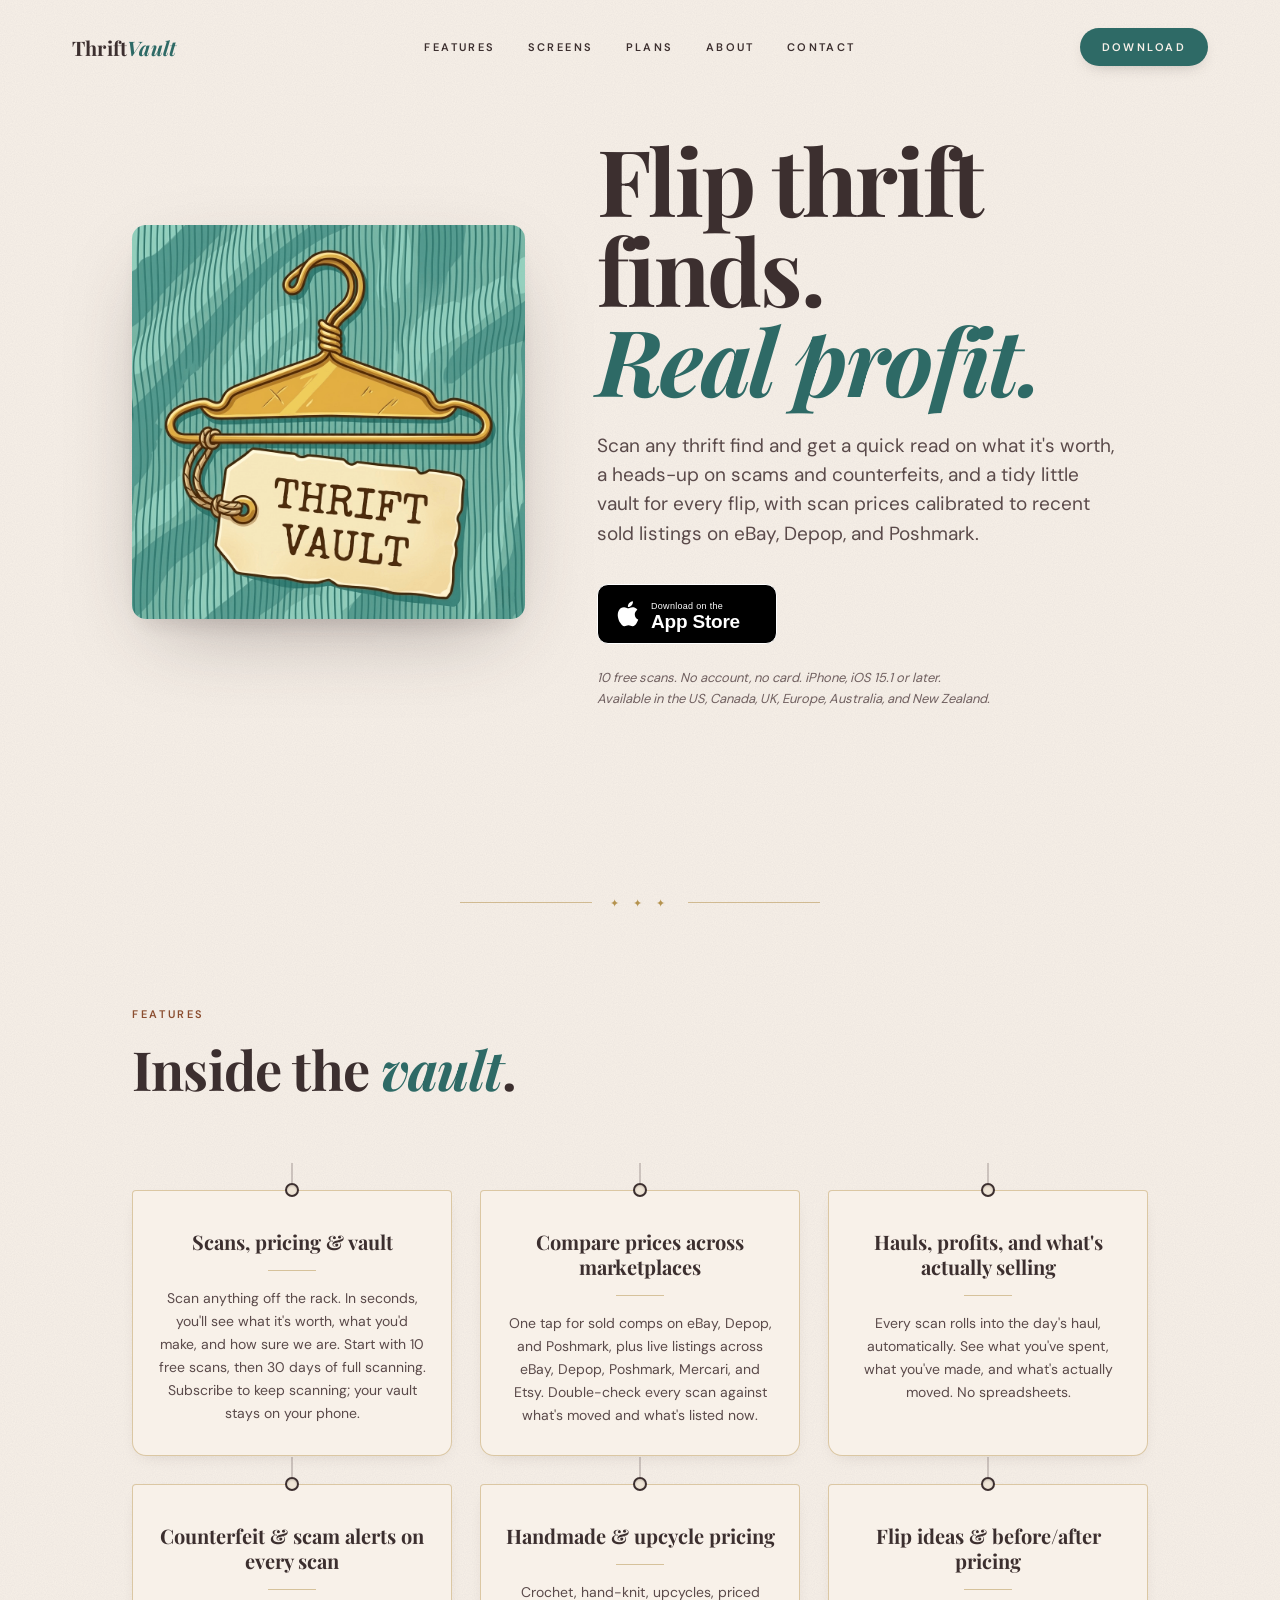
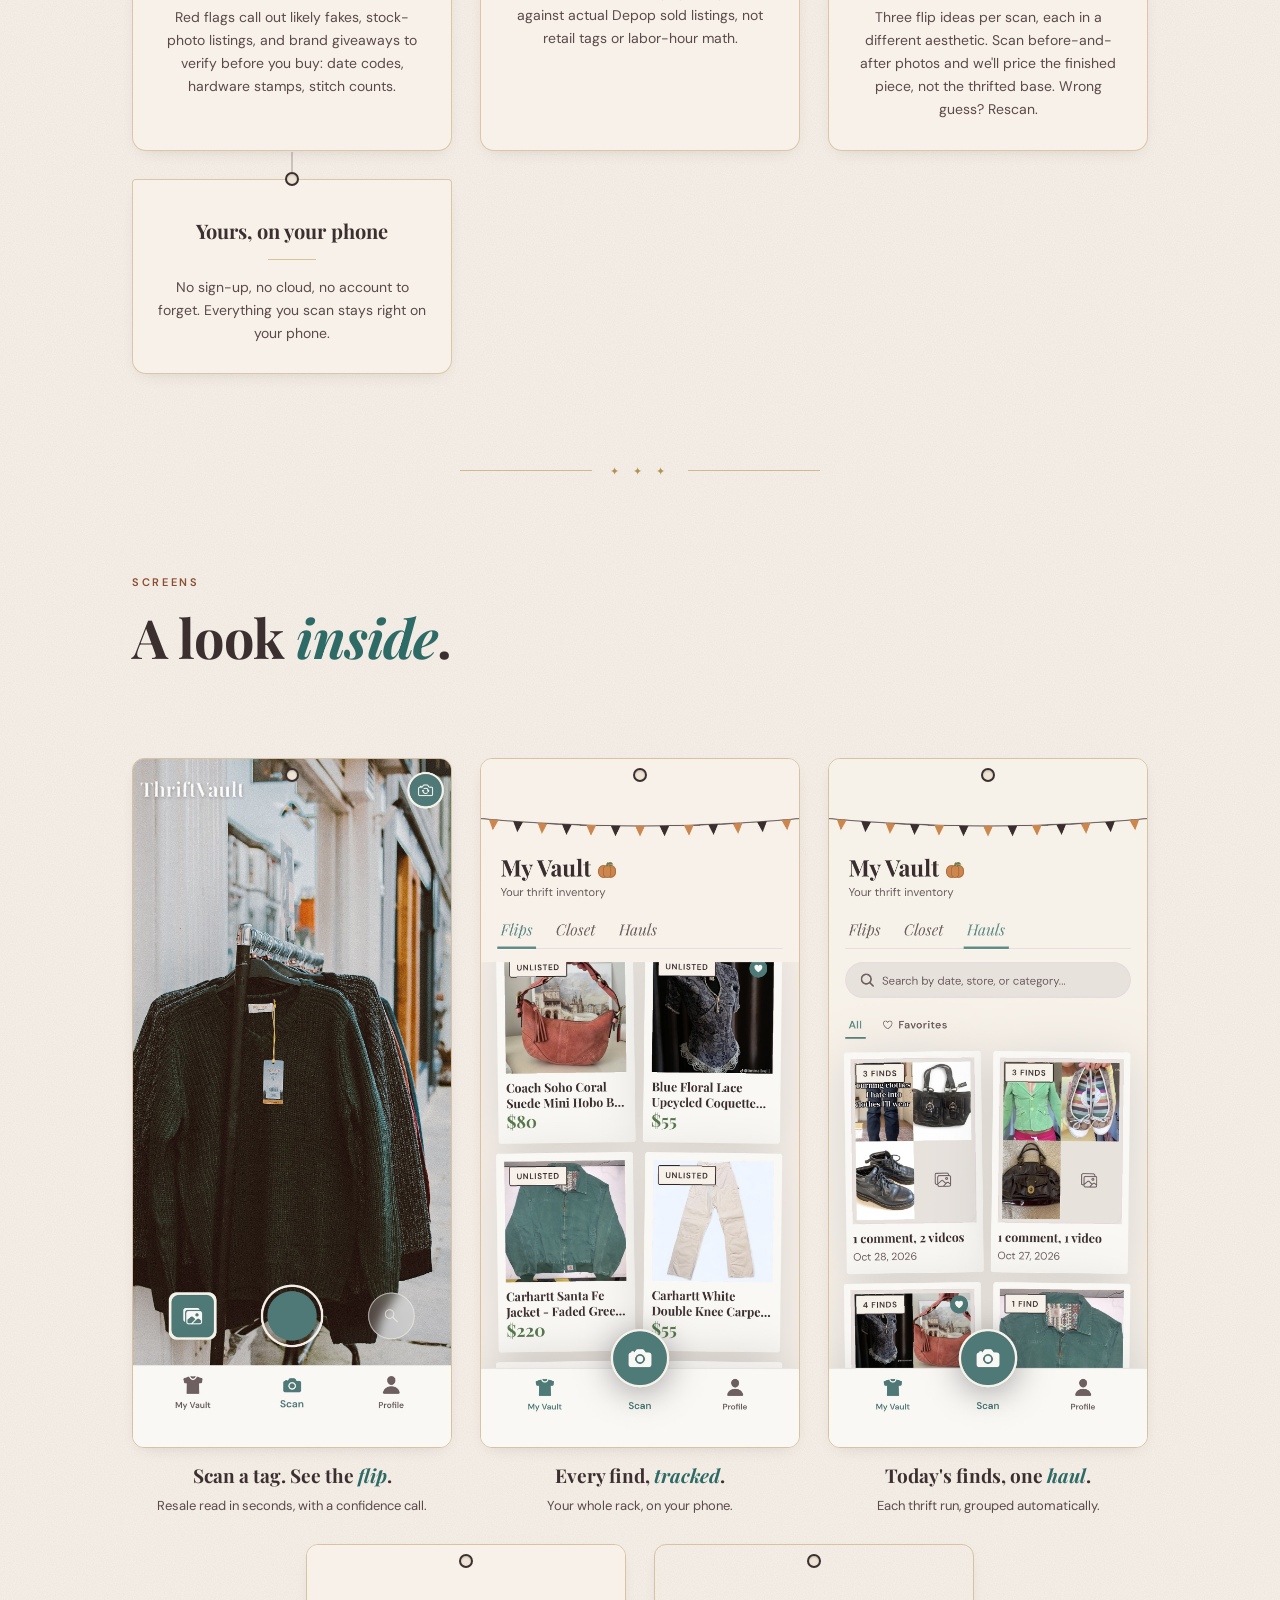
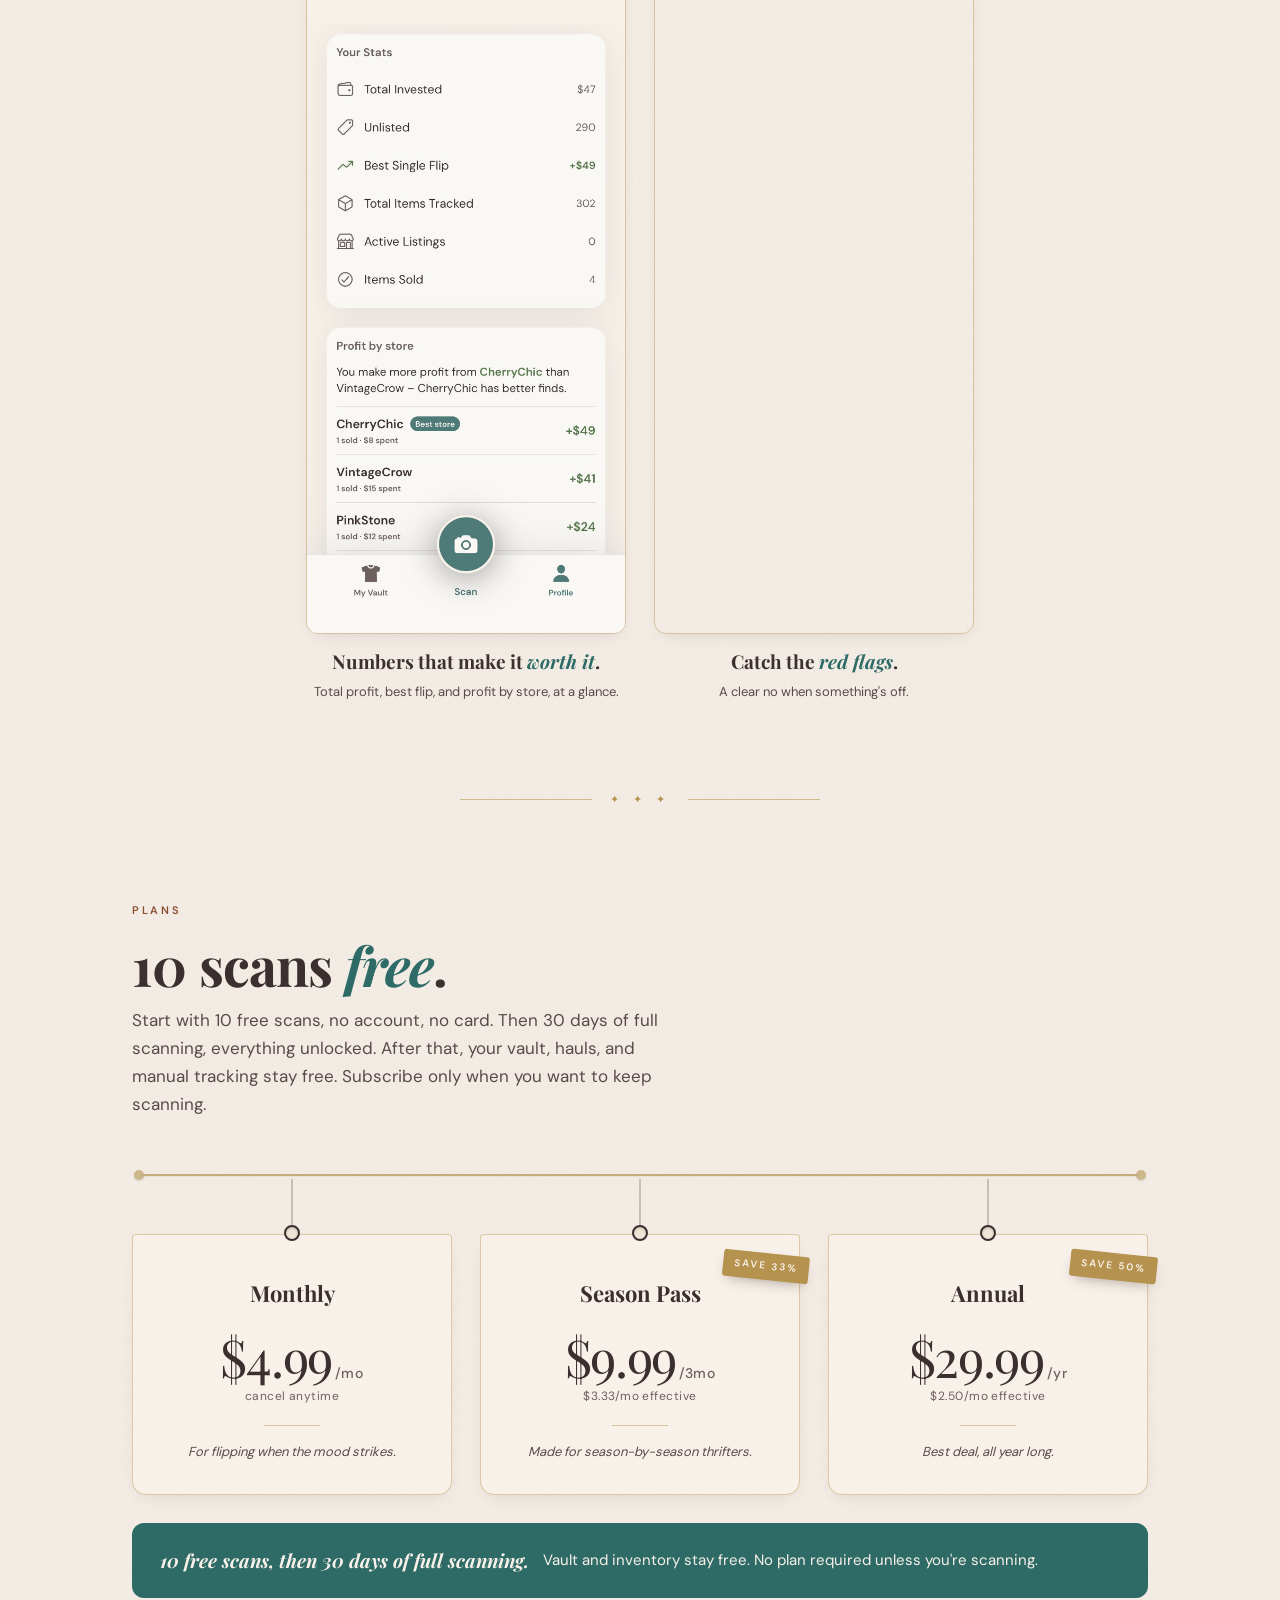
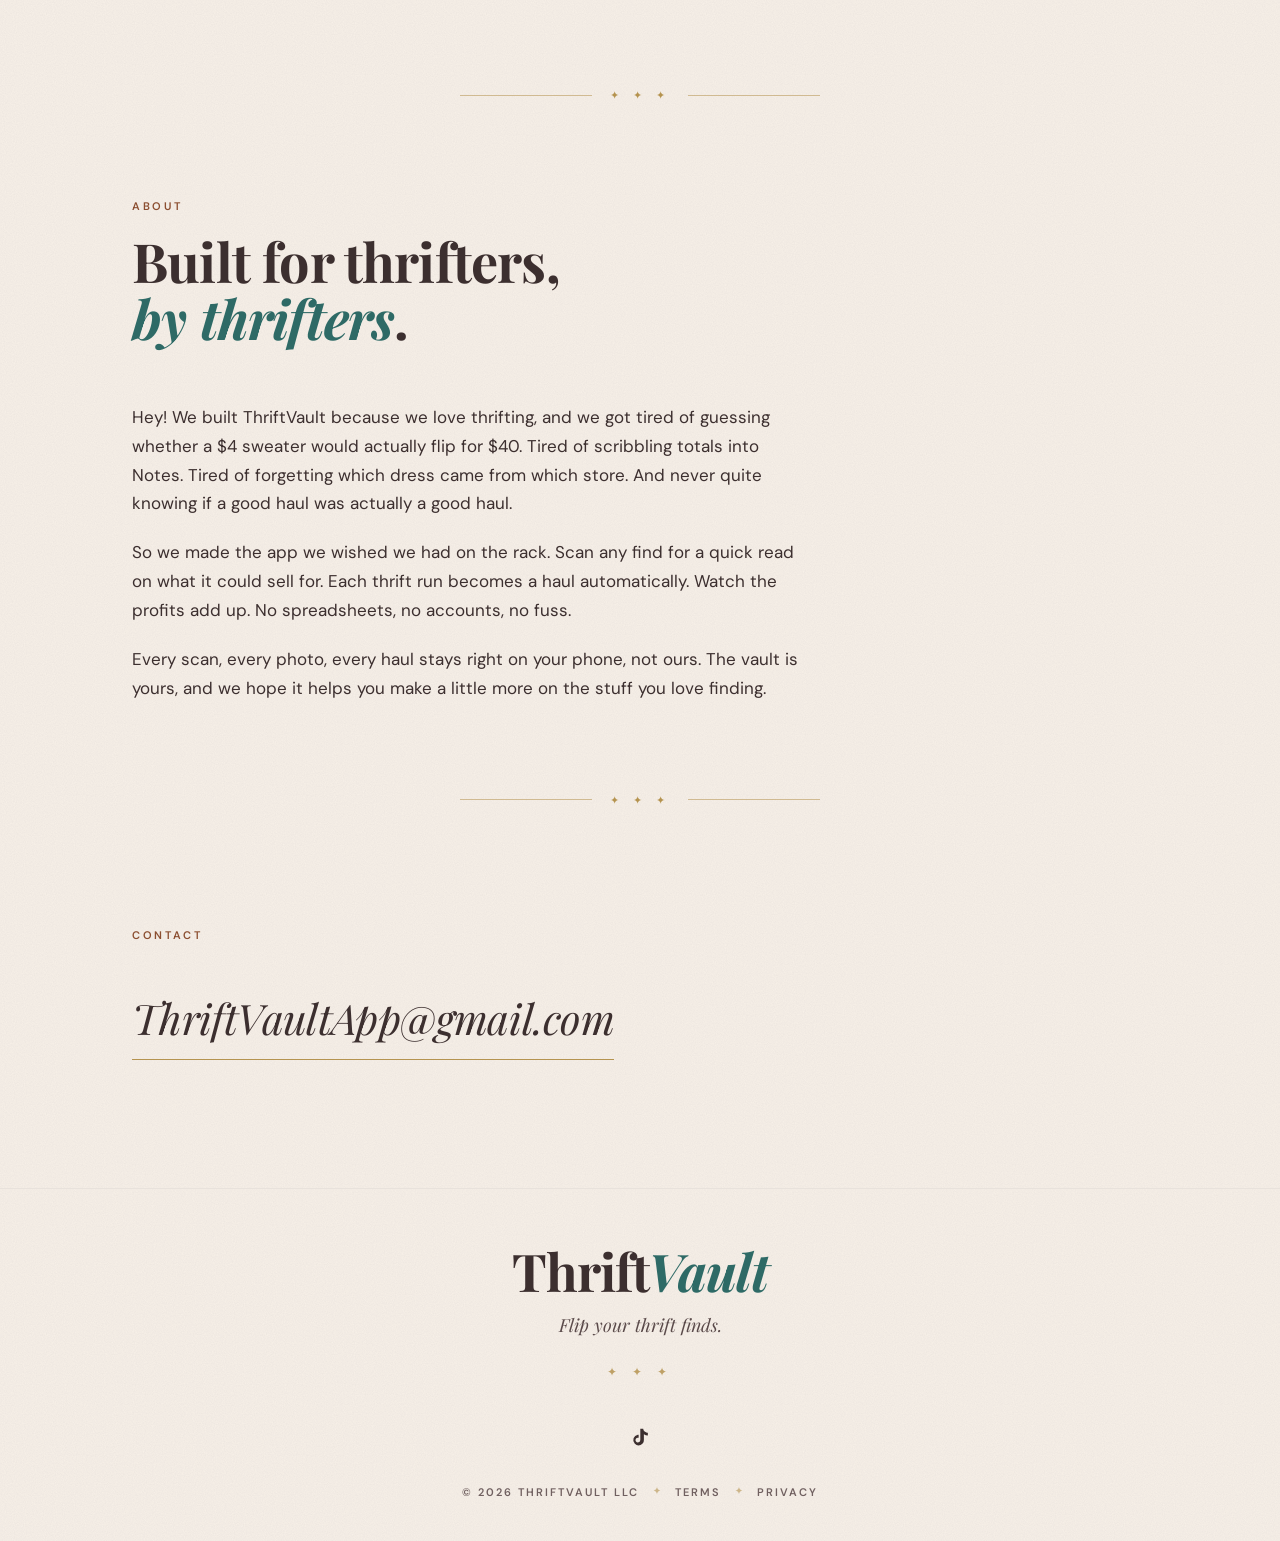
<file: index.html>
<!DOCTYPE html>
<html lang="en">
<head>
  <meta charset="UTF-8" />
  <meta name="viewport" content="width=device-width, initial-scale=1.0" />
  <title>ThriftVault: Scan Thrift Finds for Resale Value</title>
  <link rel="canonical" href="https://thriftvaultapp.com/" />
  <meta name="apple-itunes-app" content="app-id=6772308542" />
  <meta property="og:type" content="website" />
  <meta property="og:url" content="https://thriftvaultapp.com/" />
  <meta property="og:title" content="ThriftVault: Scan Thrift Finds for Resale Value" />
  <meta property="og:description" content="Scan any thrift find for a resale price backed by real listings, then track every flip from rack to sale. 10 free scans." />
  <meta property="og:image" content="https://thriftvaultapp.com/assets/screenshots/01-scan.jpg" />
  <meta name="twitter:card" content="summary_large_image" />
  <script type="application/ld+json">
  {
    "@context": "https://schema.org",
    "@type": "MobileApplication",
    "name": "ThriftVault: Scan to Flip",
    "operatingSystem": "iOS",
    "applicationCategory": "ShoppingApplication",
    "description": "Scan thrift finds for a resale price backed by real listings, and track inventory and profit for Depop, Poshmark and eBay reselling.",
    "url": "https://thriftvaultapp.com/",
    "downloadUrl": "https://apps.apple.com/app/id6772308542",
    "image": "https://thriftvaultapp.com/assets/logo/thriftvault_logo.png",
    "offers": { "@type": "Offer", "price": "0", "priceCurrency": "USD" },
    "publisher": { "@type": "Organization", "name": "ThriftVault LLC" }
  }
  </script>
  <meta name="description" content="ThriftVault helps thrifters spot the good stuff and flip it for profit. Scan any thrift find for a quick resale read, then keep track of every flip from rack to sale." />
  <link rel="icon" type="image/png" href="assets/logo/thriftvault_logo.png" />
  <link rel="apple-touch-icon" href="assets/logo/thriftvault_logo.png" />
  <link rel="stylesheet" href="/assets/fonts/fonts.css" />
  <style>
    :root {
      --cream: #F8F1E9;
      --cream-warm: #EFE5D6;
      --charcoal: #3C2F2F;
      --charcoal-soft: #5A4A4A;
      --mauve: #706060;
      --teal: #3F7B77;
      --teal-deep: #2E6A66;
      --terra: #8B4E30;
      --terra-soft: #C97C5D;
      --brass: #B5934F;
      --brass-soft: rgba(181, 147, 79, 0.45);
      --rule: #E8E2DC;
    }

    *, *::before, *::after { box-sizing: border-box; }
    html { scroll-behavior: smooth; }
    html, body { margin: 0; padding: 0; }
    section[id] { scroll-margin-top: 24px; }
    @media (prefers-reduced-motion: reduce) {
      html { scroll-behavior: auto; }
    }
    body {
      font-family: 'DM Sans', -apple-system, BlinkMacSystemFont, sans-serif;
      font-size: 16px;
      line-height: 1.65;
      color: var(--charcoal);
      background-color: var(--cream);
      background-image:
        url("data:image/svg+xml;utf8,<svg xmlns='http://www.w3.org/2000/svg' width='220' height='220'><filter id='n'><feTurbulence type='fractalNoise' baseFrequency='0.9' numOctaves='2' /><feColorMatrix values='0 0 0 0 0  0 0 0 0 0  0 0 0 0 0  0 0 0 0.045 0'/></filter><rect width='100%' height='100%' filter='url(%23n)'/></svg>");
      -webkit-font-smoothing: antialiased;
      -moz-osx-font-smoothing: grayscale;
    }

    a { color: var(--teal); text-decoration: underline; text-underline-offset: 4px; text-decoration-thickness: 1px; transition: color 160ms ease; }
    a:hover { color: var(--teal-deep); }
    img { display: block; max-width: 100%; }

    .container {
      max-width: 1080px;
      margin: 0 auto;
      padding: 0 32px;
    }

    /* ─── Topbar ─────────────────────────────────── */
    .topbar {
      display: grid;
      grid-template-columns: 1fr auto 1fr;
      align-items: center;
      gap: 24px;
      padding: 28px 32px;
      max-width: 1200px;
      margin: 0 auto;
    }
    .wordmark {
      font-family: 'Playfair Display', Georgia, serif;
      font-weight: 700;
      font-size: 20px;
      letter-spacing: 0.01em;
      color: var(--charcoal);
      justify-self: start;
    }
    .wordmark em {
      font-style: italic;
      color: var(--teal-deep);
    }
    .topnav {
      display: flex;
      gap: 32px;
      justify-self: center;
    }
    .topnav a {
      position: relative;
      font-size: 11px;
      letter-spacing: 0.22em;
      text-transform: uppercase;
      color: var(--charcoal);
      text-decoration: none;
      font-weight: 600;
      padding: 4px 0;
      transition: color 160ms ease;
    }
    .topnav a::after {
      content: '';
      position: absolute;
      left: 0;
      right: 0;
      bottom: -2px;
      height: 1px;
      background: var(--brass);
      transform: scaleX(0);
      transform-origin: center;
      transition: transform 220ms cubic-bezier(0.2, 0.8, 0.3, 1.0);
    }
    .topnav a:hover { color: var(--charcoal); }
    .topnav a:hover::after { transform: scaleX(1); }
    .topbar-cta {
      justify-self: end;
      display: inline-block;
      padding: 10px 22px;
      background: var(--teal-deep);
      color: var(--cream);
      font-size: 11px;
      letter-spacing: 0.22em;
      text-transform: uppercase;
      font-weight: 600;
      border-radius: 999px;
      text-decoration: none;
      transition: background 160ms ease, transform 160ms ease, box-shadow 160ms ease;
      box-shadow: 0 6px 16px -8px rgba(60, 47, 47, 0.35);
    }
    .topbar-cta:hover { color: var(--cream); }
    .topbar-cta:active { transform: translateY(1px); }
    .topbar-cta:focus-visible {
      outline: 2px solid var(--brass);
      outline-offset: 4px;
    }

    /* ─── Eyebrow + section header ───────────────── */
    .eyebrow {
      display: inline-block;
      font-size: 11px;
      letter-spacing: 0.24em;
      text-transform: uppercase;
      color: var(--terra);
      font-weight: 600;
      margin-bottom: 18px;
    }
    .section-header {
      max-width: 720px;
      margin: 0 0 56px;
    }
    .section-header h2 {
      font-family: 'Playfair Display', Georgia, serif;
      font-weight: 700;
      font-size: clamp(36px, 4.4vw, 54px);
      line-height: 1.05;
      letter-spacing: -0.015em;
      color: var(--charcoal);
      margin: 0 0 12px;
    }
    .section-header h2 em {
      font-style: italic;
      color: var(--teal-deep);
    }
    .section-header p {
      font-size: 17px;
      color: var(--charcoal-soft);
      margin: 0;
      max-width: 540px;
    }

    /* ─── Hero ───────────────────────────────────── */
    .hero {
      padding: 40px 0 96px;
    }
    .hero-grid {
      display: grid;
      grid-template-columns: 5fr 7fr;
      gap: 72px;
      align-items: center;
    }
    .hero-text {
      min-width: 0;
    }
    .hero-logo {
      width: 100%;
      max-width: 420px;
      height: auto;
      display: block;
      border-radius: 14px;
      box-shadow:
        0 30px 80px -28px rgba(60, 47, 47, 0.4),
        0 12px 24px -12px rgba(60, 47, 47, 0.18);
    }
    .hero h1 {
      font-family: 'Playfair Display', Georgia, serif;
      font-weight: 700;
      font-size: clamp(48px, 7.2vw, 92px);
      line-height: 0.98;
      letter-spacing: -0.025em;
      color: var(--charcoal);
      margin: 0 0 26px;
    }
    .hero h1 em {
      font-style: italic;
      color: var(--teal-deep);
    }
    .hero-lead {
      font-size: 19px;
      line-height: 1.55;
      color: var(--charcoal-soft);
      max-width: 520px;
      margin: 0 0 36px;
    }

    /* ─── Ornamental divider ─────────────────────── */
    .ornament {
      display: flex;
      align-items: center;
      justify-content: center;
      gap: 18px;
      margin: 88px auto;
      max-width: 360px;
      color: var(--brass);
    }
    .ornament hr {
      flex: 1;
      border: none;
      border-top: 1px solid var(--brass);
      opacity: 0.55;
      margin: 0;
    }
    .ornament-mark {
      font-size: 11px;
      letter-spacing: 0.5em;
      padding-right: 0;
      color: var(--brass);
    }

    /* ─── Features ───────────────────────────────── */
    .features {
      display: grid;
      grid-template-columns: repeat(3, 1fr);
      gap: 28px;
      padding-top: 36px;
    }
    .feature {
      position: relative;
      background: var(--cream);
      border: 1px solid var(--brass-soft);
      border-radius: 4px 4px 14px 14px;
      padding: 38px 24px 28px;
      text-align: center;
      box-shadow: 0 6px 18px -10px rgba(60, 47, 47, 0.22);
      transition: transform 280ms cubic-bezier(0.2, 0.8, 0.3, 1.0), box-shadow 280ms;
    }
    .feature:nth-child(1) { transform: rotate(-0.5deg); }
    .feature:nth-child(2) { transform: rotate(0.3deg); }
    .feature:nth-child(3) { transform: rotate(-0.4deg); }
    .feature:nth-child(4) { transform: rotate(0.4deg); }
    .feature:nth-child(5) { transform: rotate(-0.3deg); }
    .feature:nth-child(6) { transform: rotate(0.5deg); }
    .feature:hover {
      transform: rotate(0deg) translateY(-4px);
      box-shadow: 0 22px 48px -22px rgba(60, 47, 47, 0.36);
    }
    .feature::before {
      content: '';
      position: absolute;
      top: -8px;
      left: 50%;
      width: 14px;
      height: 14px;
      background: var(--cream-warm);
      border: 2px solid var(--charcoal);
      border-radius: 50%;
      transform: translateX(-50%);
      box-shadow: inset 0 1px 2px rgba(60, 47, 47, 0.25);
    }
    .feature::after {
      content: '';
      position: absolute;
      top: -28px;
      left: 50%;
      width: 1px;
      height: 22px;
      background: var(--charcoal-soft);
      opacity: 0.5;
      transform: translateX(-50%);
    }
    .feature-title {
      font-family: 'Playfair Display', Georgia, serif;
      font-weight: 700;
      font-size: 20px;
      line-height: 1.25;
      color: var(--charcoal);
      margin: 0 0 16px;
    }
    .feature-divider {
      width: 48px;
      height: 1px;
      background: var(--brass);
      opacity: 0.5;
      margin: 0 auto 16px;
    }
    .feature-body {
      font-size: 14px;
      line-height: 1.65;
      color: var(--charcoal-soft);
      margin: 0;
    }

    /* ─── Screens ────────────────────────────────── */
    .screens-grid {
      display: grid;
      grid-template-columns: repeat(6, 1fr);
      gap: 28px;
      padding-top: 36px;
    }
    .screen-card {
      grid-column: span 2;
      position: relative;
      text-align: center;
    }
    .screen-card::before {
      content: '';
      position: absolute;
      top: 10px;
      left: 50%;
      width: 14px;
      height: 14px;
      background: var(--cream-warm);
      border: 2px solid var(--charcoal);
      border-radius: 50%;
      transform: translateX(-50%);
      box-shadow: inset 0 1px 2px rgba(60, 47, 47, 0.25);
      z-index: 1;
    }
    .screen-shot {
      display: block;
      width: 100%;
      height: auto;
      margin: 0 auto 16px;
      border: 1px solid var(--brass-soft);
      border-radius: 12px;
      box-shadow: 0 6px 18px -10px rgba(60, 47, 47, 0.22);
    }
    .screen-caption h3 {
      font-family: 'Playfair Display', Georgia, serif;
      font-weight: 700;
      font-size: 19px;
      line-height: 1.25;
      color: var(--charcoal);
      margin: 0 0 8px;
    }
    .screen-caption h3 em {
      font-style: italic;
      color: var(--teal-deep);
    }
    .screen-caption p {
      font-size: 13px;
      line-height: 1.55;
      color: var(--charcoal-soft);
      margin: 0;
    }
    .screen-card:nth-child(4) { grid-column: 2 / span 2; }

    /* ─── Pricing ────────────────────────────────── */
    .pricing-rack {
      position: relative;
      margin-top: 40px;
    }
    .pricing-rail {
      position: relative;
      height: 2px;
      background: var(--brass);
      border-radius: 1px;
      opacity: 0.7;
      margin: 0 8px 0;
      box-shadow: 0 1px 0 rgba(60, 47, 47, 0.08);
    }
    .pricing-rail::before,
    .pricing-rail::after {
      content: '';
      position: absolute;
      top: -4px;
      width: 10px;
      height: 10px;
      background: var(--brass);
      border-radius: 50%;
      opacity: 0.85;
      box-shadow: 0 1px 2px rgba(60, 47, 47, 0.25);
    }
    .pricing-rail::before { left: -6px; }
    .pricing-rail::after { right: -6px; }
    .pricing-grid {
      display: grid;
      grid-template-columns: repeat(3, 1fr);
      gap: 28px;
      padding-top: 58px;
    }
    .price-card {
      position: relative;
      background: var(--cream);
      border: 1px solid var(--brass-soft);
      border-radius: 4px 4px 14px 14px;
      padding: 40px 26px 32px;
      text-align: center;
      box-shadow: 0 6px 18px -10px rgba(60, 47, 47, 0.22);
      transition: transform 280ms cubic-bezier(0.2, 0.8, 0.3, 1.0), box-shadow 280ms;
    }
    .price-card:nth-child(1) { transform: rotate(-0.6deg); }
    .price-card:nth-child(2) { transform: rotate(0.4deg); }
    .price-card:nth-child(3) { transform: rotate(-0.3deg); }
    .price-card:hover {
      transform: rotate(0deg) translateY(-4px);
      box-shadow: 0 22px 48px -22px rgba(60, 47, 47, 0.36);
    }
    .price-card::before {
      content: '';
      position: absolute;
      top: -10px;
      left: 50%;
      width: 16px;
      height: 16px;
      background: var(--cream-warm);
      border: 2px solid var(--charcoal);
      border-radius: 50%;
      transform: translateX(-50%);
      box-shadow: inset 0 1px 2px rgba(60, 47, 47, 0.25);
      z-index: 1;
    }
    .price-card::after {
      content: '';
      position: absolute;
      top: -56px;
      left: 50%;
      width: 1px;
      height: 48px;
      background: var(--charcoal-soft);
      opacity: 0.55;
      transform: translateX(-50%);
    }
    .price-name {
      font-family: 'Playfair Display', Georgia, serif;
      font-weight: 700;
      font-size: 22px;
      color: var(--charcoal);
      margin: 0 0 20px;
    }
    .price-amount {
      font-family: 'Playfair Display', Georgia, serif;
      font-weight: 400;
      font-size: 52px;
      color: var(--charcoal);
      letter-spacing: -0.025em;
      line-height: 1;
      margin: 0 0 4px;
    }
    .price-suffix {
      font-family: 'DM Sans', sans-serif;
      font-size: 14px;
      font-weight: 500;
      color: var(--mauve);
      letter-spacing: 0.04em;
      margin-left: 3px;
    }
    .price-period {
      font-size: 12px;
      letter-spacing: 0.04em;
      color: var(--mauve);
      margin: 0 0 18px;
    }
    .price-divider {
      width: 56px;
      height: 1px;
      background: var(--brass);
      opacity: 0.5;
      margin: 0 auto 16px;
    }
    .price-effective {
      font-size: 13px;
      font-style: italic;
      color: var(--charcoal-soft);
      margin: 0;
      line-height: 1.5;
    }
    .savings-badge {
      position: absolute;
      top: 18px;
      right: -10px;
      background: var(--brass);
      color: var(--cream);
      padding: 5px 11px;
      font-size: 10px;
      letter-spacing: 0.2em;
      text-transform: uppercase;
      font-weight: 700;
      border-radius: 3px;
      transform: rotate(6deg);
      box-shadow: 0 6px 14px -6px rgba(60, 47, 47, 0.45);
    }
    .trial-strip {
      display: flex;
      align-items: center;
      gap: 14px;
      flex-wrap: wrap;
      background: var(--teal-deep);
      color: var(--cream);
      padding: 22px 28px;
      margin: 28px 0 0;
      border-radius: 12px;
      font-size: 15px;
    }
    .trial-strip strong {
      font-family: 'Playfair Display', Georgia, serif;
      font-style: italic;
      font-weight: 700;
      font-size: 19px;
      color: var(--cream);
    }

    /* ─── About ──────────────────────────────────── */
    .about {
      max-width: 680px;
    }
    .about p {
      font-size: 17px;
      line-height: 1.7;
      color: var(--charcoal);
      margin: 0 0 20px;
    }

    /* ─── Contact ────────────────────────────────── */
    .contact {
      padding: 24px 0 64px;
      display: flex;
      flex-direction: column;
      align-items: flex-start;
      gap: 22px;
    }
    .contact .section-header {
      margin: 0;
    }
    .contact-link {
      font-family: 'Playfair Display', Georgia, serif;
      font-style: italic;
      font-weight: 400;
      font-size: clamp(26px, 3.6vw, 42px);
      color: var(--charcoal);
      text-decoration: none;
      letter-spacing: -0.015em;
      border-bottom: 1px solid var(--brass);
      padding-bottom: 6px;
      transition: color 200ms ease, border-color 200ms ease;
    }
    .contact-link:hover {
      color: var(--teal-deep);
      border-bottom-color: var(--teal-deep);
    }
    /* ─── Footer ─────────────────────────────────── */
    footer {
      border-top: 1px solid var(--rule);
      padding: 56px 0 40px;
      margin-top: 64px;
    }
    .footer-sign {
      text-align: center;
      margin-bottom: 36px;
    }
    .footer-wordmark {
      font-family: 'Playfair Display', Georgia, serif;
      font-weight: 700;
      font-size: clamp(36px, 4.4vw, 52px);
      color: var(--charcoal);
      letter-spacing: -0.02em;
      line-height: 1;
    }
    .footer-wordmark em {
      font-style: italic;
      color: var(--teal-deep);
    }
    .footer-tagline {
      font-family: 'Playfair Display', Georgia, serif;
      font-style: italic;
      font-weight: 400;
      font-size: 18px;
      color: var(--charcoal-soft);
      margin: 14px 0 22px;
    }
    .footer-ornament {
      font-size: 12px;
      letter-spacing: 0.5em;
      color: var(--brass);
      opacity: 0.85;
    }
    .footer-socials {
      display: flex;
      justify-content: center;
      align-items: center;
      gap: 10px;
      margin: 24px 0 28px;
    }
    .footer-socials a {
      display: inline-flex;
      align-items: center;
      justify-content: center;
      width: 36px;
      height: 36px;
      color: var(--charcoal);
      text-decoration: none;
      border-radius: 50%;
      transition: color 160ms ease, background 160ms ease;
    }
    .footer-socials a:hover {
      color: var(--teal-deep);
      background: var(--cream-warm);
    }
    .footer-socials svg {
      width: 20px;
      height: 20px;
    }
    .footer-meta {
      display: flex;
      justify-content: center;
      align-items: center;
      flex-wrap: wrap;
      gap: 6px 14px;
      font-size: 11px;
      letter-spacing: 0.18em;
      text-transform: uppercase;
      color: var(--mauve);
      font-weight: 600;
    }
    .footer-meta a {
      color: var(--mauve);
      text-decoration: none;
      transition: color 160ms ease;
    }
    .footer-meta a:hover { color: var(--charcoal); }
    .footer-meta-sep {
      color: var(--brass);
      opacity: 0.6;
      font-size: 9px;
      letter-spacing: 0;
    }

    /* ─── Entrance animation ─────────────────────── */
    @keyframes rise {
      from { opacity: 0; transform: translateY(14px); }
      to   { opacity: 1; transform: translateY(0); }
    }
    .rise { animation: rise 720ms cubic-bezier(0.2, 0.8, 0.3, 1.0) both; }
    .delay-1 { animation-delay: 80ms; }
    .delay-2 { animation-delay: 160ms; }
    .delay-3 { animation-delay: 240ms; }
    .delay-4 { animation-delay: 320ms; }

    /* Scroll-triggered reveal (sections beyond hero) */
    .reveal {
      opacity: 0;
      transform: translateY(22px);
      transition: opacity 760ms cubic-bezier(0.2, 0.8, 0.3, 1.0),
                  transform 760ms cubic-bezier(0.2, 0.8, 0.3, 1.0);
    }
    .reveal.in-view {
      opacity: 1;
      transform: translateY(0);
    }
    .reveal-child > *:not(.screen-card) {
      opacity: 0;
      transform: translateY(18px);
      transition: opacity 640ms cubic-bezier(0.2, 0.8, 0.3, 1.0),
                  transform 640ms cubic-bezier(0.2, 0.8, 0.3, 1.0);
    }
    .reveal-child.in-view > *:nth-child(1) { transition-delay: 0ms; }
    .reveal-child.in-view > *:nth-child(2) { transition-delay: 90ms; }
    .reveal-child.in-view > *:nth-child(3) { transition-delay: 180ms; }
    .reveal-child.in-view > *:nth-child(4) { transition-delay: 270ms; }
    .reveal-child.in-view > *:nth-child(5) { transition-delay: 360ms; }
    .reveal-child.in-view > *:nth-child(6) { transition-delay: 450ms; }
    .reveal-child.in-view > *:not(.screen-card) {
      opacity: 1;
      transform: translateY(0);
    }
    @media (prefers-reduced-motion: reduce) {
      .rise { animation: none; }
      .reveal, .reveal-child > *:not(.screen-card) {
        opacity: 1;
        transform: none;
        transition: none;
      }
    }

    /* ─── Responsive ─────────────────────────────── */
    @media (max-width: 920px) {
      .topbar { padding: 20px 24px; gap: 16px; }
      .topnav { gap: 24px; }
      .container { padding: 0 24px; }
      .hero { padding: 24px 0 72px; }
      .hero h1 { font-size: clamp(40px, 8.5vw, 64px); margin-bottom: 20px; }
      .features {
        grid-template-columns: 1fr;
        gap: 32px;
        padding-top: 32px;
      }
      .feature,
      .feature:nth-child(1),
      .feature:nth-child(2),
      .feature:nth-child(3),
      .feature:nth-child(4),
      .feature:nth-child(5),
      .feature:nth-child(6) { transform: none; }
      .feature:hover { transform: translateY(-4px); }
      .screens-grid {
        grid-template-columns: 1fr;
        gap: 40px;
        padding-top: 32px;
      }
      .screen-card,
      .screen-card:nth-child(4) {
        grid-column: auto;
        max-width: 380px;
        margin-left: auto;
        margin-right: auto;
      }
      .screen-shot { max-width: 360px; }
      .pricing-rack { margin-top: 8px; }
      .pricing-rail { display: none; }
      .pricing-grid {
        grid-template-columns: 1fr;
        gap: 48px;
        padding-top: 32px;
      }
      .price-card,
      .price-card:nth-child(1),
      .price-card:nth-child(2),
      .price-card:nth-child(3) { transform: none; }
      .price-card:hover { transform: translateY(-4px); }
      .price-card::after { top: -28px; height: 22px; }
      .price-card::before { top: -8px; width: 14px; height: 14px; }
      .ornament { margin: 64px auto; }
      .section-header { margin-bottom: 40px; }
    }

    @media (max-width: 640px) {
      .topbar {
        grid-template-columns: 1fr;
        justify-items: center;
        gap: 14px;
      }
      .wordmark { justify-self: center; }
      .topnav { gap: 22px; }
      .topnav a { font-size: 10px; letter-spacing: 0.18em; }
      .topbar-cta { justify-self: center; padding: 9px 20px; font-size: 10px; letter-spacing: 0.18em; }
      .screen-card { max-width: 340px; }
      .screen-shot { max-width: 300px; }
      .screen-caption h3 { font-size: 18px; }
    }

    @media (max-width: 480px) {
      .topbar { padding: 16px 20px; }
      .container { padding: 0 20px; }
      .hero { padding: 16px 0 56px; }
      .hero h1 { font-size: 40px; margin-bottom: 18px; }
      .hero-lead { font-size: 16px; margin-bottom: 28px; }
      .hero-logo { max-width: 220px; }
      .feature-title { font-size: 18px; }
      .price-amount { font-size: 40px; }
      .topnav { gap: 18px; }
      .screen-card { max-width: 300px; }
      .screen-shot { max-width: 260px; }
      .screens-grid { gap: 36px; }
    }

    /* ─── Pre-launch announcement bar ────────────── */
    .prelaunch-bar {
      display: block;
      background: var(--charcoal);
      color: var(--cream);
      text-align: center;
      padding: 10px 20px;
      font-size: 12px;
      letter-spacing: 0.18em;
      text-transform: uppercase;
      font-weight: 600;
      border-bottom: 1px solid var(--brass);
      text-decoration: none;
      transition: background 160ms ease;
    }
    a.prelaunch-bar:hover { background: #2d2424; }
    a.prelaunch-bar:focus-visible { outline: 2px solid var(--brass); outline-offset: -4px; }
    .prelaunch-bar strong {
      color: var(--brass);
      font-weight: 700;
    }
    .prelaunch-sep {
      color: var(--brass);
      margin: 0 8px;
      font-size: 9px;
      letter-spacing: 0;
      vertical-align: 1px;
      opacity: 0.85;
    }
    .prelaunch-phrase {
      display: inline-block;
      white-space: nowrap;
    }
    @media (max-width: 480px) {
      .prelaunch-bar { font-size: 10px; letter-spacing: 0.14em; padding: 9px 16px; }
    }


    /* ─── Waitlist form ──────────────────────────── */
    .waitlist {
      display: flex;
      flex-wrap: wrap;
      gap: 10px;
      margin: 0;
      max-width: 480px;
    }
    .waitlist-heading {
      flex: 1 1 100%;
      margin: 0 0 4px;
      font-family: 'Playfair Display', Georgia, serif;
      font-style: italic;
      font-weight: 400;
      font-size: 18px;
      color: var(--charcoal);
    }
    .waitlist-input {
      flex: 1 1 0;
      min-width: 0;
      padding: 12px 18px;
      font-family: inherit;
      font-size: 15px;
      color: var(--charcoal);
      background: var(--cream-warm);
      border: 1px solid var(--brass-soft);
      border-radius: 999px;
      transition: border-color 160ms ease, background 160ms ease;
      -webkit-appearance: none;
      appearance: none;
    }
    .waitlist-input::placeholder { color: var(--mauve); }
    .waitlist-input:focus {
      outline: none;
      border-color: var(--brass);
      background: var(--cream);
    }
    .waitlist-submit {
      flex: 0 0 auto;
      padding: 12px 22px;
      font-family: inherit;
      font-size: 12px;
      font-weight: 600;
      letter-spacing: 0.18em;
      text-transform: uppercase;
      color: var(--cream);
      background: var(--teal);
      border: 1px solid var(--teal-deep);
      border-radius: 999px;
      cursor: pointer;
      transition: background 160ms ease, transform 160ms ease;
    }
    .waitlist-submit:hover { background: var(--teal-deep); }
    .waitlist-submit:active { transform: translateY(1px); }
    .waitlist-submit:disabled { opacity: 0.6; cursor: not-allowed; }
    .waitlist-status {
      flex: 1 1 100%;
      margin: 4px 0 0;
      font-size: 13px;
      color: var(--mauve);
    }
    .waitlist-status:empty { display: none; }
    .waitlist-status.is-success { color: var(--teal-deep); }
    .waitlist-status.is-error { color: var(--terra); }

    /* ─── App Store CTA ──────────────────────────── */
    .app-store-cta {
      display: inline-block;
      margin: 0;
      border-radius: 11px;
      transition: transform 160ms ease, box-shadow 160ms ease;
      line-height: 0;
    }
    .app-store-cta img {
      display: block;
      width: 180px;
      height: 60px;
    }
    .app-store-cta:hover { transform: translateY(-1px); }
    .app-store-cta:active { transform: translateY(1px); }
    .app-store-cta:focus-visible {
      outline: 2px solid var(--brass);
      outline-offset: 4px;
    }
    .hero-availability {
      margin: 14px 0 0;
      font-size: 13px;
      color: var(--mauve);
      font-style: italic;
    }

    .visually-hidden {
      position: absolute !important;
      width: 1px; height: 1px;
      padding: 0; margin: -1px;
      overflow: hidden; clip: rect(0 0 0 0);
      white-space: nowrap; border: 0;
    }
    @media (max-width: 920px) {
      .hero-grid {
        grid-template-columns: 1fr;
        gap: 32px;
        text-align: center;
      }
      .hero-text { display: flex; flex-direction: column; align-items: center; }
      .hero-lead { margin-left: auto; margin-right: auto; }
      .hero-logo { max-width: 280px; margin: 0 auto; }
      .waitlist { margin-left: auto; margin-right: auto; justify-content: center; }
      .waitlist-status { text-align: center; }
    }

    .plans-note {
      margin-top: 14px;
      font-size: 14px;
      color: var(--mauve);
      font-style: italic;
    }
  </style>
</head>
<body>
  <header class="topbar">
    <div class="wordmark">Thrift<em>Vault</em></div>
    <nav class="topnav" aria-label="Primary">
      <a href="#features">Features</a>
      <a href="#screens">Screens</a>
      <a href="#plans">Plans</a>
      <a href="#about">About</a>
      <a href="#contact">Contact</a>
    </nav>
    <a class="topbar-cta" href="https://apps.apple.com/app/id6772308542" aria-label="Download ThriftVault on the App Store">Download</a>
  </header>

  <main class="container">

    <section class="hero">
      <div class="hero-grid">
        <img
          class="hero-logo rise"
          src="assets/logo/thriftvault_logo.png"
          alt="ThriftVault: vintage hanger and price-tag emblem on teal fabric"
        />
        <div class="hero-text">
          <h1 class="rise delay-1">Flip thrift finds.<br /><em>Real profit.</em></h1>
          <p class="hero-lead rise delay-2">
            Scan any thrift find and get a quick read on what it's worth, a heads-up on scams and counterfeits, and a tidy little vault for every flip, with scan prices calibrated to recent sold listings on eBay, Depop, and Poshmark.
          </p>
          <a
            class="app-store-cta rise delay-3"
            href="https://apps.apple.com/app/id6772308542"
            aria-label="Download ThriftVault on the App Store"
          >
            <img
              src="assets/badges/app-store-badge.svg"
              alt="Download on the App Store"
              width="180"
              height="60"
            />
          </a>
          <p class="hero-availability rise delay-3">10 free scans. No account, no card. iPhone, iOS 15.1 or later.<br />Available in the US, Canada, UK, Europe, Australia, and New Zealand.</p>
        </div>
      </div>
    </section>

    <div class="ornament" aria-hidden="true">
      <hr />
      <span class="ornament-mark">✦ ✦ ✦</span>
      <hr />
    </div>

    <section id="features">
      <div class="section-header reveal">
        <span class="eyebrow">Features</span>
        <h2>Inside the <em>vault</em>.</h2>
      </div>
      <div class="features reveal-child">
        <article class="feature">
          <h3 class="feature-title">Scans, pricing &amp; vault</h3>
          <div class="feature-divider" aria-hidden="true"></div>
          <p class="feature-body">Scan anything off the rack. In seconds, you'll see what it's worth, what you'd make, and how sure we are. Start with 10 free scans, then 30 days of full scanning. Subscribe to keep scanning; your vault stays on your phone.</p>
        </article>
        <article class="feature">
          <h3 class="feature-title">Compare prices across marketplaces</h3>
          <div class="feature-divider" aria-hidden="true"></div>
          <p class="feature-body">One tap for sold comps on eBay, Depop, and Poshmark, plus live listings across eBay, Depop, Poshmark, Mercari, and Etsy. Double-check every scan against what's moved and what's listed now.</p>
        </article>
        <article class="feature">
          <h3 class="feature-title">Hauls, profits, and what's actually selling</h3>
          <div class="feature-divider" aria-hidden="true"></div>
          <p class="feature-body">Every scan rolls into the day's haul, automatically. See what you've spent, what you've made, and what's actually moved. No spreadsheets.</p>
        </article>
        <article class="feature">
          <h3 class="feature-title">Counterfeit &amp; scam alerts on every scan</h3>
          <div class="feature-divider" aria-hidden="true"></div>
          <p class="feature-body">Red flags call out likely fakes, stock-photo listings, and brand giveaways to verify before you buy: date codes, hardware stamps, stitch counts.</p>
        </article>
        <article class="feature">
          <h3 class="feature-title">Handmade &amp; upcycle pricing</h3>
          <div class="feature-divider" aria-hidden="true"></div>
          <p class="feature-body">Crochet, hand-knit, upcycles, priced against actual Depop sold listings, not retail tags or labor-hour math.</p>
        </article>
        <article class="feature">
          <h3 class="feature-title">Flip ideas &amp; before/after pricing</h3>
          <div class="feature-divider" aria-hidden="true"></div>
          <p class="feature-body">Three flip ideas per scan, each in a different aesthetic. Scan before-and-after photos and we'll price the finished piece, not the thrifted base. Wrong guess? Rescan.</p>
        </article>
        <article class="feature">
          <h3 class="feature-title">Yours, on your phone</h3>
          <div class="feature-divider" aria-hidden="true"></div>
          <p class="feature-body">No sign-up, no cloud, no account to forget. Everything you scan stays right on your phone.</p>
        </article>
      </div>
    </section>

    <div class="ornament" aria-hidden="true">
      <hr />
      <span class="ornament-mark">✦ ✦ ✦</span>
      <hr />
    </div>

    <section id="screens">
      <div class="section-header reveal">
        <span class="eyebrow">Screens</span>
        <h2>A look <em>inside</em>.</h2>
      </div>
      <div class="screens-grid reveal-child">
        <article class="screen-card">
          <img
            class="screen-shot"
            src="assets/screenshots/01-scan.jpg"
            alt="ThriftVault fullscreen camera, ready to snap an item and scan it for resale value"
            width="1200"
            height="2597"
            loading="lazy"
            decoding="async"
          />
          <div class="screen-caption">
            <h3>Scan a tag. See the <em>flip</em>.</h3>
            <p>Resale read in seconds, with a confidence call.</p>
          </div>
        </article>
        <article class="screen-card">
          <img
            class="screen-shot"
            src="assets/screenshots/02-vault.jpg"
            alt="ThriftVault inventory grid showing tracked thrift finds with prices and statuses"
            width="1200"
            height="2597"
            loading="lazy"
            decoding="async"
          />
          <div class="screen-caption">
            <h3>Every find, <em>tracked</em>.</h3>
            <p>Your whole rack, on your phone.</p>
          </div>
        </article>
        <article class="screen-card">
          <img
            class="screen-shot"
            src="assets/screenshots/03-hauls.jpg"
            alt="ThriftVault hauls view auto-grouping finds by shopping trip with thumbnails and totals"
            width="1200"
            height="2597"
            loading="lazy"
            decoding="async"
          />
          <div class="screen-caption">
            <h3>Today's finds, one <em>haul</em>.</h3>
            <p>Each thrift run, grouped automatically.</p>
          </div>
        </article>
        <article class="screen-card">
          <img
            class="screen-shot"
            src="assets/screenshots/04-profile.jpg"
            alt="ThriftVault profile screen showing total invested, best single flip, and profit by store"
            width="1200"
            height="2597"
            loading="lazy"
            decoding="async"
          />
          <div class="screen-caption">
            <h3>Numbers that make it <em>worth it</em>.</h3>
            <p>Total profit, best flip, and profit by store, at a glance.</p>
          </div>
        </article>
        <article class="screen-card">
          <img
            class="screen-shot"
            src="assets/screenshots/05-red-flags-counterfeit.jpg"
            alt="ThriftVault scan with a red counterfeit warning banner asking the user to confirm whether the item looks fake"
            width="1200"
            height="2597"
            loading="lazy"
            decoding="async"
          />
          <div class="screen-caption">
            <h3>Catch the <em>red flags</em>.</h3>
            <p>A clear no when something's off.</p>
          </div>
        </article>
          </article>
        </div>
      </div>
    </section>

    <div class="ornament" aria-hidden="true">
      <hr />
      <span class="ornament-mark">✦ ✦ ✦</span>
      <hr />
    </div>

    <section id="plans">
      <div class="section-header reveal">
        <span class="eyebrow">Plans</span>
        <h2>10 scans <em>free</em>.</h2>
        <p>Start with 10 free scans, no account, no card. Then 30 days of full scanning, everything unlocked. After that, your vault, hauls, and manual tracking stay free. Subscribe only when you want to keep scanning.</p>
      </div>
      <div class="pricing-rack reveal">
        <div class="pricing-rail" aria-hidden="true"></div>
        <div class="pricing-grid reveal-child">
        <div class="price-card">
          <div class="price-name">Monthly</div>
          <div class="price-amount">$4.99<span class="price-suffix">/mo</span></div>
          <p class="price-period">cancel anytime</p>
          <div class="price-divider" aria-hidden="true"></div>
          <p class="price-effective">For flipping when the mood strikes.</p>
        </div>
        <div class="price-card">
          <span class="savings-badge">Save 33%</span>
          <div class="price-name">Season Pass</div>
          <div class="price-amount">$9.99<span class="price-suffix">/3mo</span></div>
          <p class="price-period">$3.33/mo effective</p>
          <div class="price-divider" aria-hidden="true"></div>
          <p class="price-effective">Made for season-by-season thrifters.</p>
        </div>
        <div class="price-card">
          <span class="savings-badge">Save 50%</span>
          <div class="price-name">Annual</div>
          <div class="price-amount">$29.99<span class="price-suffix">/yr</span></div>
          <p class="price-period">$2.50/mo effective</p>
          <div class="price-divider" aria-hidden="true"></div>
          <p class="price-effective">Best deal, all year long.</p>
        </div>
        </div>
      </div>
      <div class="trial-strip">
        <strong>10 free scans, then 30 days of full scanning.</strong>
        <span>Vault and inventory stay free. No plan required unless you're scanning.</span>
      </div>
    </section>

    <div class="ornament" aria-hidden="true">
      <hr />
      <span class="ornament-mark">✦ ✦ ✦</span>
      <hr />
    </div>

    <section id="about">
      <div class="section-header reveal">
        <span class="eyebrow">About</span>
        <h2>Built for thrifters,<br /><em>by thrifters</em>.</h2>
      </div>
      <div class="about reveal">
        <p>Hey! We built ThriftVault because we love thrifting, and we got tired of guessing whether a $4 sweater would actually flip for $40. Tired of scribbling totals into Notes. Tired of forgetting which dress came from which store. And never quite knowing if a good haul was actually a good haul.</p>
        <p>So we made the app we wished we had on the rack. Scan any find for a quick read on what it could sell for. Each thrift run becomes a haul automatically. Watch the profits add up. No spreadsheets, no accounts, no fuss.</p>
        <p>Every scan, every photo, every haul stays right on your phone, not ours. The vault is yours, and we hope it helps you make a little more on the stuff you love finding.</p>
      </div>
    </section>

    <div class="ornament" aria-hidden="true">
      <hr />
      <span class="ornament-mark">✦ ✦ ✦</span>
      <hr />
    </div>

    <section class="contact reveal" id="contact">
      <div class="section-header">
        <span class="eyebrow">Contact</span>
      </div>
      <a class="contact-link" href="mailto:ThriftVaultApp@gmail.com">ThriftVaultApp@gmail.com</a>
    </section>

  </main>

  <footer>
    <div class="container">
      <div class="footer-sign">
        <div class="footer-wordmark">Thrift<em>Vault</em></div>
        <p class="footer-tagline">Flip your thrift finds.</p>
        <div class="footer-ornament" aria-hidden="true">✦ ✦ ✦</div>
      </div>
      <div class="footer-socials" aria-label="ThriftVault on social media">
        <a href="https://www.tiktok.com/@thriftvaultapp" target="_blank" rel="noopener" aria-label="ThriftVault on TikTok">
          <svg viewBox="0 0 24 24" fill="currentColor" aria-hidden="true">
            <path d="M19.59 6.69a4.83 4.83 0 0 1-3.77-4.25V2h-3.45v13.67a2.89 2.89 0 0 1-5.2 1.74 2.89 2.89 0 0 1 2.31-4.64 2.93 2.93 0 0 1 .88.13V9.4a6.84 6.84 0 0 0-1-.05A6.33 6.33 0 0 0 5.8 20.1a6.34 6.34 0 0 0 10.86-4.43v-7a8.16 8.16 0 0 0 4.77 1.52v-3.4a4.85 4.85 0 0 1-1.84-.1z" />
          </svg>
        </a>
      </div>
      <div class="footer-meta">
        <span>© 2026 ThriftVault LLC</span>
        <span class="footer-meta-sep" aria-hidden="true">✦</span>
        <a href="/terms/">Terms</a>
        <span class="footer-meta-sep" aria-hidden="true">✦</span>
        <a href="/privacy-policy/">Privacy</a>
      </div>
    </div>
  </footer>
  <script>
    (function () {
      if (!('IntersectionObserver' in window)) {
        document.querySelectorAll('.reveal, .reveal-child').forEach(function (el) {
          el.classList.add('in-view');
        });
        return;
      }
      var io = new IntersectionObserver(function (entries) {
        entries.forEach(function (e) {
          if (e.isIntersecting) {
            e.target.classList.add('in-view');
            io.unobserve(e.target);
          }
        });
      }, { threshold: 0.15, rootMargin: '0px 0px -40px 0px' });
      document.querySelectorAll('.reveal, .reveal-child').forEach(function (el) {
        io.observe(el);
      });
    })();
  </script>
  <script>
    (function () {
      var form = document.getElementById('waitlist-form');
      if (!form) return;
      var statusEl = form.querySelector('.waitlist-status');
      var submitBtn = form.querySelector('.waitlist-submit');
      var defaultLabel = submitBtn.textContent;

      form.addEventListener('submit', function (e) {
        e.preventDefault();
        if (!form.checkValidity()) {
          statusEl.textContent = 'Please enter a valid email address.';
          statusEl.className = 'waitlist-status is-error';
          return;
        }
        submitBtn.disabled = true;
        submitBtn.textContent = 'Adding...';
        statusEl.textContent = '';
        statusEl.className = 'waitlist-status';

        fetch(form.action, {
          method: 'POST',
          body: new FormData(form),
          headers: { 'Accept': 'application/json' }
        })
          .then(function (res) { return res.ok ? res.json().catch(function () { return {}; }) : Promise.reject(res); })
          .then(function () {
            form.reset();
            statusEl.textContent = "You're on the list. Check your inbox (and spam folder) to confirm.";
            statusEl.className = 'waitlist-status is-success';
          })
          .catch(function () {
            statusEl.textContent = 'Something went wrong. Please try again.';
            statusEl.className = 'waitlist-status is-error';
          })
          .then(function () {
            submitBtn.disabled = false;
            submitBtn.textContent = defaultLabel;
          });
      });
    })();
  </script>
</body>
</html>
</file>
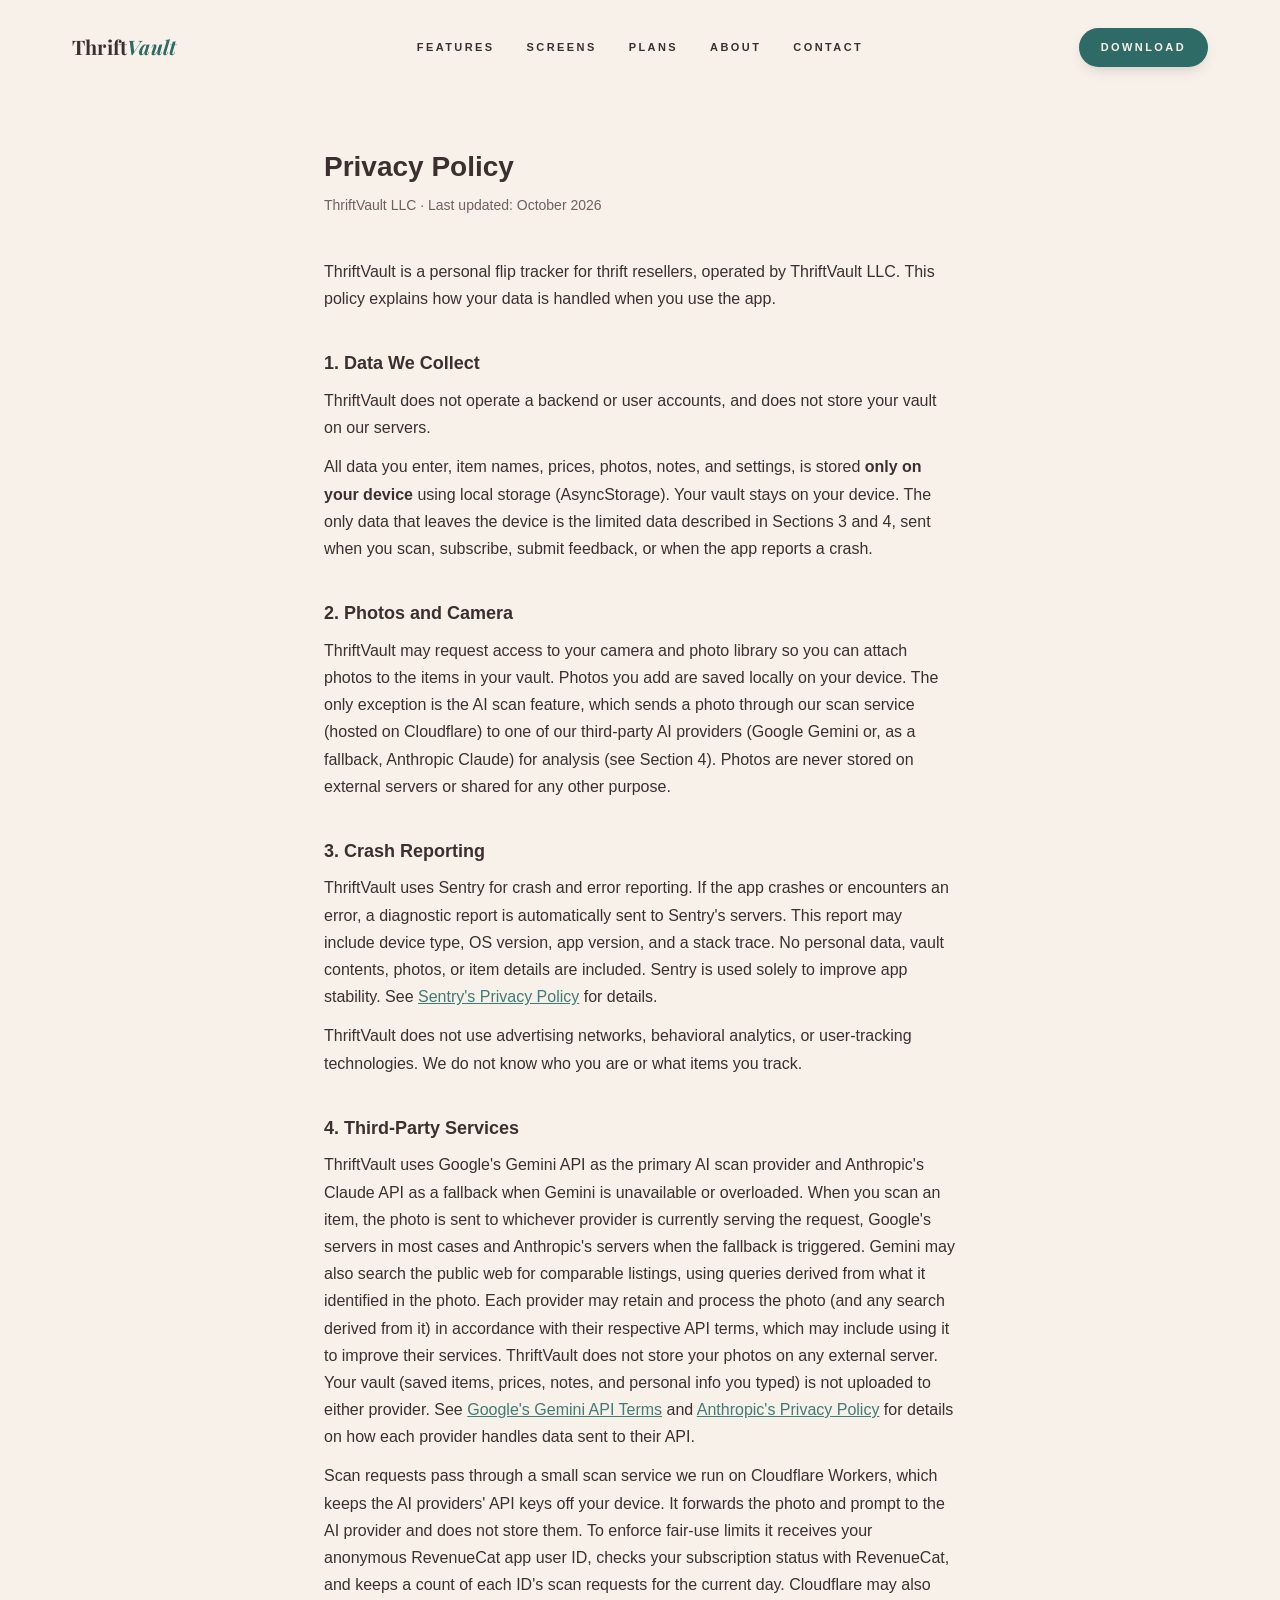
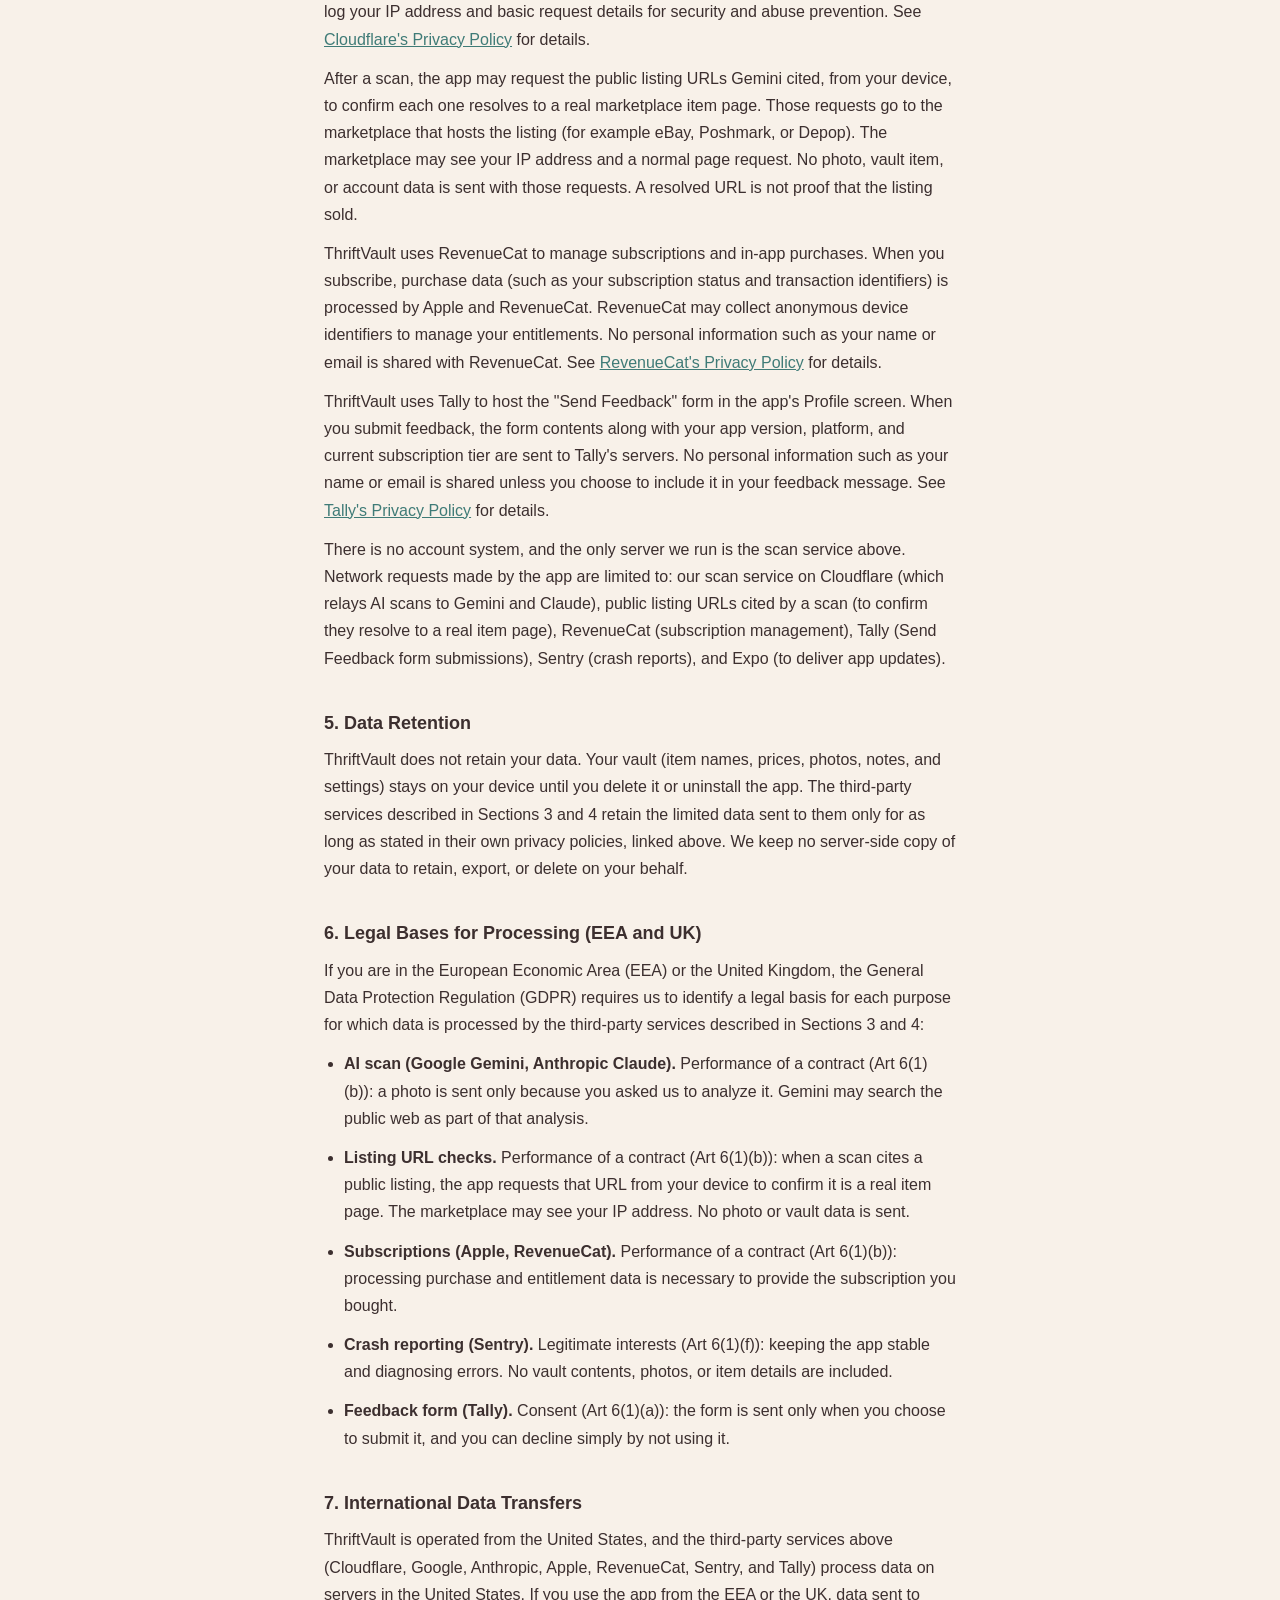
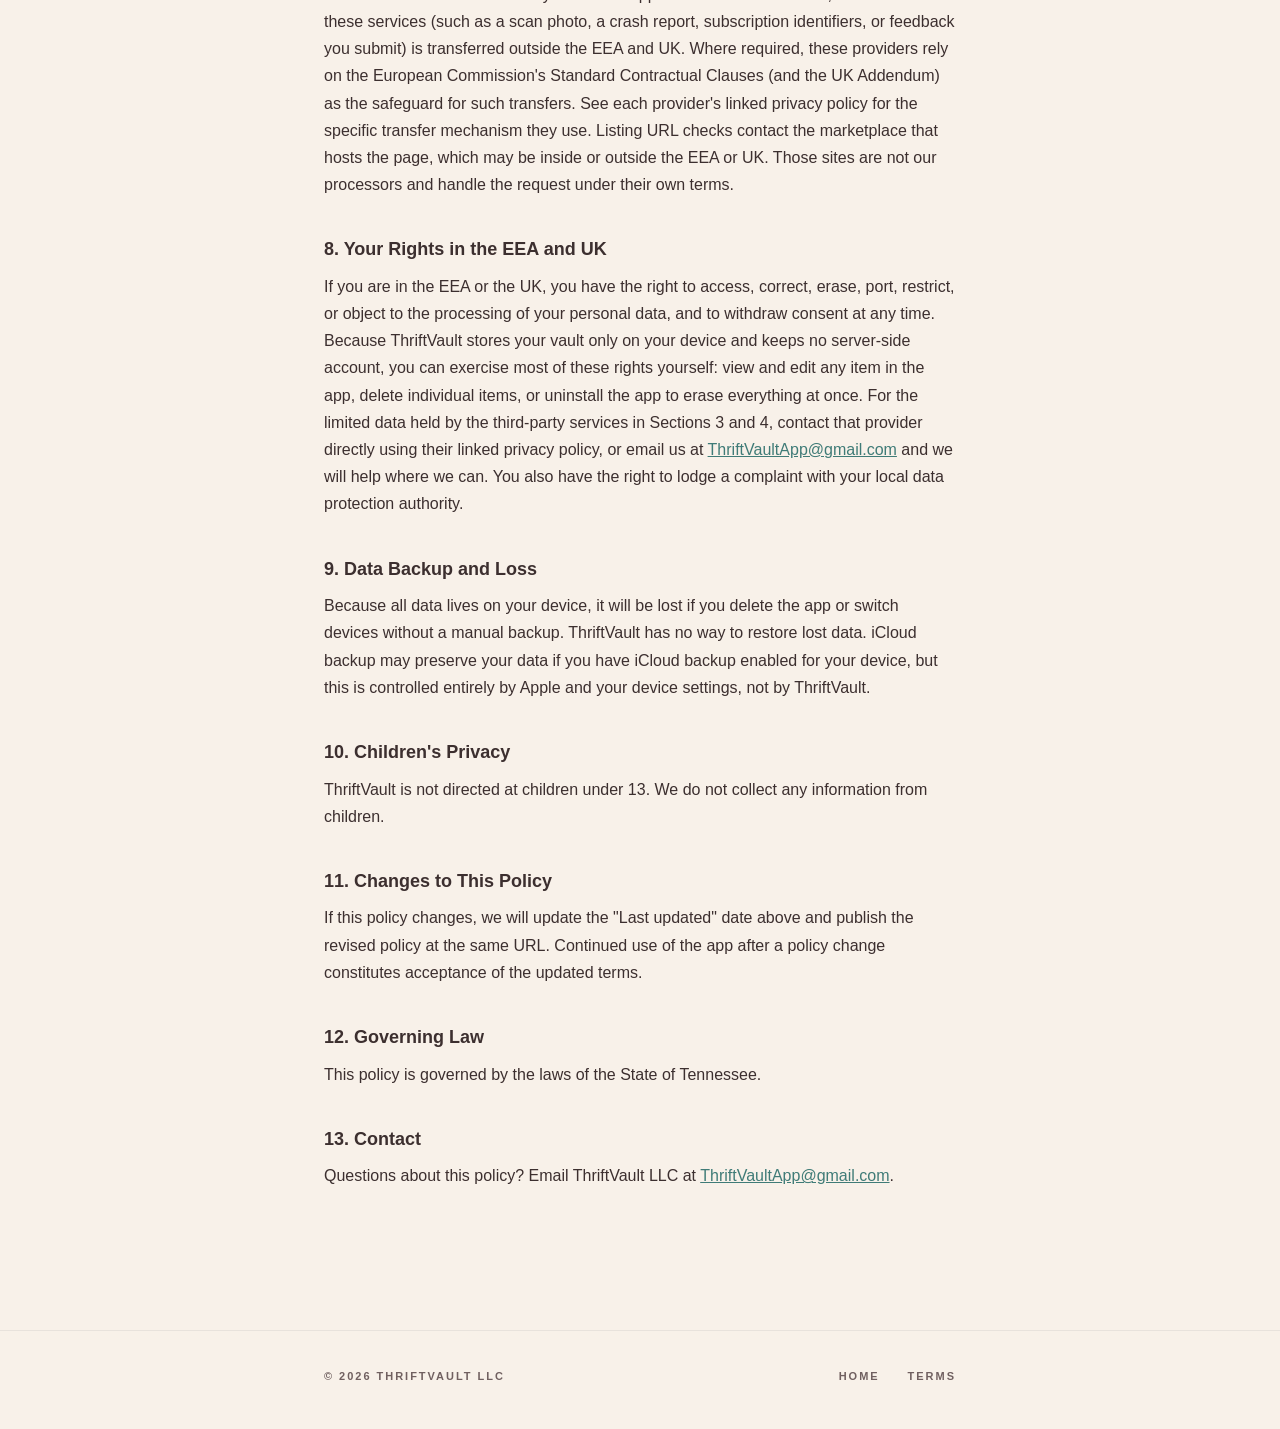
<file: privacy-policy/index.html>
<!DOCTYPE html>
<html lang="en">
<head>
  <meta charset="UTF-8" />
  <meta name="viewport" content="width=device-width, initial-scale=1.0" />
  <title>ThriftVault, Privacy Policy</title>
  <link rel="stylesheet" href="/assets/fonts/fonts.css" />
  <style>
    *, *::before, *::after { box-sizing: border-box; }
    body {
      font-family: -apple-system, BlinkMacSystemFont, "Segoe UI", Helvetica, Arial, sans-serif;
      font-size: 16px;
      line-height: 1.7;
      color: #3C2F2F;
      background: #F8F1E9;
      margin: 0;
      padding: 0;
    }
    .wrap {
      max-width: 680px;
      margin: 0 auto;
      padding: 48px 24px 80px;
    }
    h1 {
      font-size: 28px;
      font-weight: 700;
      margin: 0 0 4px;
    }
    .meta {
      font-size: 14px;
      color: #706060;
      margin-bottom: 40px;
    }
    h2 {
      font-size: 18px;
      font-weight: 600;
      margin: 36px 0 8px;
    }
    p, li { color: #3C2F2F; margin: 0 0 12px; }
    ul { padding-left: 20px; margin: 0 0 12px; }
    a { color: #3F7B77; }
    hr { border: none; border-top: 1px solid #E8E2DC; margin: 40px 0; }
    footer {
      border-top: 1px solid #E8E2DC;
      padding: 32px 0 40px;
      margin-top: 48px;
    }
    .footer-inner {
      max-width: 680px;
      margin: 0 auto;
      padding: 0 24px;
      display: flex;
      align-items: center;
      justify-content: space-between;
      gap: 16px;
      flex-wrap: wrap;
    }
    .footer-imprint {
      font-size: 11px;
      letter-spacing: 0.18em;
      text-transform: uppercase;
      color: #706060;
      font-weight: 600;
    }
    .footer-links {
      display: flex;
      gap: 28px;
    }
    .footer-links a {
      position: relative;
      font-size: 11px;
      letter-spacing: 0.18em;
      text-transform: uppercase;
      color: #706060;
      font-weight: 600;
      text-decoration: none;
      padding: 4px 0;
      transition: color 160ms ease;
    }
    .footer-links a::after {
      content: '';
      position: absolute;
      left: 0;
      right: 0;
      bottom: -2px;
      height: 1px;
      background: #B5934F;
      transform: scaleX(0);
      transform-origin: center;
      transition: transform 220ms cubic-bezier(0.2, 0.8, 0.3, 1.0);
    }
    .footer-links a:hover { color: #3C2F2F; }
    .footer-links a:hover::after { transform: scaleX(1); }
    .topbar {
      display: grid;
      grid-template-columns: 1fr auto 1fr;
      align-items: center;
      gap: 24px;
      padding: 28px 32px;
      max-width: 1200px;
      margin: 0 auto;
    }
    .wordmark-link {
      justify-self: start;
      text-decoration: none;
    }
    .wordmark {
      font-family: 'Playfair Display', Georgia, serif;
      font-weight: 700;
      font-size: 20px;
      letter-spacing: 0.01em;
      color: #3C2F2F;
    }
    .wordmark em {
      font-style: italic;
      color: #2E6A66;
    }
    .topnav {
      display: flex;
      gap: 32px;
      justify-self: center;
    }
    .topnav a {
      position: relative;
      font-size: 11px;
      letter-spacing: 0.22em;
      text-transform: uppercase;
      color: #3C2F2F;
      text-decoration: none;
      font-weight: 600;
      padding: 4px 0;
      transition: color 160ms ease;
    }
    .topnav a::after {
      content: '';
      position: absolute;
      left: 0;
      right: 0;
      bottom: -2px;
      height: 1px;
      background: #B5934F;
      transform: scaleX(0);
      transform-origin: center;
      transition: transform 220ms cubic-bezier(0.2, 0.8, 0.3, 1.0);
    }
    .topnav a:hover { color: #3C2F2F; }
    .topnav a:hover::after { transform: scaleX(1); }
    .topbar-cta {
      justify-self: end;
      display: inline-block;
      padding: 10px 22px;
      background: #2E6A66;
      color: #F8F1E9;
      font-size: 11px;
      letter-spacing: 0.22em;
      text-transform: uppercase;
      font-weight: 600;
      border-radius: 999px;
      text-decoration: none;
      transition: background 160ms ease, transform 160ms ease, box-shadow 160ms ease;
      box-shadow: 0 6px 16px -8px rgba(60, 47, 47, 0.35);
    }
    .topbar-cta:hover { color: #F8F1E9; }
    .topbar-cta:active { transform: translateY(1px); }
    .topbar-cta:focus-visible {
      outline: 2px solid #B5934F;
      outline-offset: 4px;
    }
    @media (max-width: 920px) {
      .topbar { padding: 20px 24px; gap: 16px; }
      .topnav { gap: 24px; }
    }

    @media (max-width: 640px) {
      .topbar {
        grid-template-columns: 1fr;
        justify-items: center;
        gap: 14px;
      }
      .wordmark-link { justify-self: center; }
      .topnav { gap: 22px; }
      .topnav a { font-size: 10px; letter-spacing: 0.18em; }
      .topbar-cta { justify-self: center; padding: 9px 20px; font-size: 10px; letter-spacing: 0.18em; }
    }

    @media (max-width: 480px) {
      .topbar { padding: 16px 20px; }
      .topnav { gap: 18px; }
    }
  </style>
</head>
<body>
  <header class="topbar">
    <a href="/" class="wordmark-link">
      <div class="wordmark">Thrift<em>Vault</em></div>
    </a>
    <nav class="topnav" aria-label="Primary">
      <a href="/#features">Features</a>
      <a href="/#screens">Screens</a>
      <a href="/#plans">Plans</a>
      <a href="/#about">About</a>
      <a href="/#contact">Contact</a>
    </nav>
    <a class="topbar-cta" href="https://apps.apple.com/app/id6772308542" aria-label="Download ThriftVault on the App Store">Download</a>
  </header>
  <div class="wrap">
    <h1>Privacy Policy</h1>
    <p class="meta">ThriftVault LLC &middot; Last updated: October 2026</p>

    <p>
      ThriftVault is a personal flip tracker for thrift resellers, operated by ThriftVault LLC.
      This policy explains how your data is handled when you use the app.
    </p>

    <h2>1. Data We Collect</h2>
    <p>ThriftVault does not operate a backend or user accounts, and does not store your vault on our servers.</p>
    <p>All data you enter, item names, prices, photos, notes, and settings, is stored
    <strong>only on your device</strong> using local storage (AsyncStorage). Your vault stays
    on your device. The only data that leaves the device is the limited data described in
    Sections 3 and 4, sent when you scan, subscribe, submit feedback, or when the app reports a crash.</p>

    <h2>2. Photos and Camera</h2>
    <p>
      ThriftVault may request access to your camera and photo library so you can attach photos to
      the items in your vault. Photos you add are saved locally on your device. The only exception
      is the AI scan feature, which sends a photo through our scan service (hosted on Cloudflare)
      to one of our third-party AI providers (Google Gemini or, as a fallback, Anthropic Claude)
      for analysis (see Section 4). Photos are never stored on external servers or shared for any
      other purpose.
    </p>

    <h2>3. Crash Reporting</h2>
    <p>
      ThriftVault uses Sentry for crash and error reporting. If the app crashes or encounters
      an error, a diagnostic report is automatically sent to Sentry's servers. This report may
      include device type, OS version, app version, and a stack trace. No personal data,
      vault contents, photos, or item details are included. Sentry is used solely to improve
      app stability. See <a href="https://sentry.io/privacy/">Sentry's Privacy Policy</a> for details.
    </p>
    <p>
      ThriftVault does not use advertising networks, behavioral analytics, or user-tracking
      technologies. We do not know who you are or what items you track.
    </p>

    <h2>4. Third-Party Services</h2>
    <p>
      ThriftVault uses Google's Gemini API as the primary AI scan provider and Anthropic's Claude
      API as a fallback when Gemini is unavailable or overloaded. When you scan an item, the photo
      is sent to whichever provider is currently serving the request, Google's servers in most
      cases and Anthropic's servers when the fallback is triggered. Gemini may also search the
      public web for comparable listings, using queries derived from what it identified in the
      photo. Each provider may retain and process the photo (and any search derived from it) in
      accordance with their respective API terms, which may include using it to improve their
      services. ThriftVault does not store your photos on any external server. Your vault (saved
      items, prices, notes, and personal info you typed) is not uploaded to either provider. See
      <a href="https://ai.google.dev/gemini-api/terms">Google's Gemini API Terms</a> and
      <a href="https://www.anthropic.com/legal/privacy">Anthropic's Privacy Policy</a>
      for details on how each provider handles data sent to their API.
    </p>
    <p>
      Scan requests pass through a small scan service we run on Cloudflare Workers, which keeps
      the AI providers' API keys off your device. It forwards the photo and prompt to the AI
      provider and does not store them. To enforce fair-use limits it receives your anonymous
      RevenueCat app user ID, checks your subscription status with RevenueCat, and keeps a count
      of each ID's scan requests for the current day. Cloudflare may also log your IP address and
      basic request details for security and abuse prevention. See
      <a href="https://www.cloudflare.com/privacypolicy/">Cloudflare's Privacy Policy</a> for details.
    </p>
    <p>
      After a scan, the app may request the public listing URLs Gemini cited, from your device,
      to confirm each one resolves to a real marketplace item page. Those requests go to the
      marketplace that hosts the listing (for example eBay, Poshmark, or Depop). The marketplace
      may see your IP address and a normal page request. No photo, vault item, or account data
      is sent with those requests. A resolved URL is not proof that the listing sold.
    </p>
    <p>
      ThriftVault uses RevenueCat to manage subscriptions and in-app purchases. When you
      subscribe, purchase data (such as your subscription status and transaction identifiers)
      is processed by Apple and RevenueCat. RevenueCat may collect anonymous device identifiers
      to manage your entitlements. No personal information such as your name or email is shared
      with RevenueCat. See
      <a href="https://www.revenuecat.com/privacy/">RevenueCat's Privacy Policy</a> for details.
    </p>
    <p>
      ThriftVault uses Tally to host the "Send Feedback" form in the app's Profile screen.
      When you submit feedback, the form contents along with your app version, platform, and
      current subscription tier are sent to Tally's servers. No personal information such as
      your name or email is shared unless you choose to include it in your feedback message.
      See <a href="https://tally.so/help/privacy-policy">Tally's Privacy Policy</a> for details.
    </p>
    <p>
      There is no account system, and the only server we run is the scan service above. Network
      requests made by the app are limited to: our scan service on Cloudflare (which relays AI
      scans to Gemini and Claude), public listing URLs cited by a scan (to confirm they
      resolve to a real item page), RevenueCat (subscription management), Tally (Send Feedback
      form submissions), Sentry (crash reports), and Expo (to deliver app updates).
    </p>

    <h2>5. Data Retention</h2>
    <p>
      ThriftVault does not retain your data. Your vault (item names, prices, photos, notes,
      and settings) stays on your device until you delete it or uninstall the app. The
      third-party services described in Sections 3 and 4 retain the limited data sent to them
      only for as long as stated in their own privacy policies, linked above. We keep no
      server-side copy of your data to retain, export, or delete on your behalf.
    </p>

    <h2>6. Legal Bases for Processing (EEA and UK)</h2>
    <p>
      If you are in the European Economic Area (EEA) or the United Kingdom, the General Data
      Protection Regulation (GDPR) requires us to identify a legal basis for each purpose for
      which data is processed by the third-party services described in Sections 3 and 4:
    </p>
    <ul>
      <li><strong>AI scan (Google Gemini, Anthropic Claude).</strong> Performance of a
      contract (Art 6(1)(b)): a photo is sent only because you asked us to analyze it.
      Gemini may search the public web as part of that analysis.</li>
      <li><strong>Listing URL checks.</strong> Performance of a contract (Art 6(1)(b)):
      when a scan cites a public listing, the app requests that URL from your device to
      confirm it is a real item page. The marketplace may see your IP address. No photo
      or vault data is sent.</li>
      <li><strong>Subscriptions (Apple, RevenueCat).</strong> Performance of a contract
      (Art 6(1)(b)): processing purchase and entitlement data is necessary to provide the
      subscription you bought.</li>
      <li><strong>Crash reporting (Sentry).</strong> Legitimate interests (Art 6(1)(f)):
      keeping the app stable and diagnosing errors. No vault contents, photos, or item
      details are included.</li>
      <li><strong>Feedback form (Tally).</strong> Consent (Art 6(1)(a)): the form is sent
      only when you choose to submit it, and you can decline simply by not using it.</li>
    </ul>

    <h2>7. International Data Transfers</h2>
    <p>
      ThriftVault is operated from the United States, and the third-party services above
      (Cloudflare, Google, Anthropic, Apple, RevenueCat, Sentry, and Tally) process data on servers in
      the United States. If you use the app from the EEA or the UK, data sent to these
      services (such as a scan photo, a crash report, subscription identifiers, or feedback
      you submit) is transferred outside the EEA and UK. Where required, these providers rely
      on the European Commission's Standard Contractual Clauses (and the UK Addendum) as the
      safeguard for such transfers. See each provider's linked privacy policy for the specific
      transfer mechanism they use. Listing URL checks contact the marketplace that hosts the
      page, which may be inside or outside the EEA or UK. Those sites are not our processors
      and handle the request under their own terms.
    </p>

    <h2>8. Your Rights in the EEA and UK</h2>
    <p>
      If you are in the EEA or the UK, you have the right to access, correct, erase, port,
      restrict, or object to the processing of your personal data, and to withdraw consent at
      any time. Because ThriftVault stores your vault only on your device and keeps no
      server-side account, you can exercise most of these rights yourself: view and edit any
      item in the app, delete individual items, or uninstall the app to erase everything at
      once. For the limited data held by the third-party services in Sections 3 and 4, contact
      that provider directly using their linked privacy policy, or email us at
      <a href="mailto:ThriftVaultApp@gmail.com">ThriftVaultApp@gmail.com</a> and we will
      help where we can. You also have the right to lodge a complaint with your local data
      protection authority.
    </p>

    <h2>9. Data Backup and Loss</h2>
    <p>
      Because all data lives on your device, it will be lost if you delete the app or switch
      devices without a manual backup. ThriftVault has no way to restore lost data.
      iCloud backup may preserve your data if you have iCloud backup enabled for your device,
      but this is controlled entirely by Apple and your device settings, not by ThriftVault.
    </p>

    <h2>10. Children's Privacy</h2>
    <p>
      ThriftVault is not directed at children under 13. We do not collect any
      information from children.
    </p>

    <h2>11. Changes to This Policy</h2>
    <p>
      If this policy changes, we will update the "Last updated" date above and publish the
      revised policy at the same URL. Continued use of the app after a policy change
      constitutes acceptance of the updated terms.
    </p>

    <h2>12. Governing Law</h2>
    <p>
      This policy is governed by the laws of the State of Tennessee.
    </p>

    <h2>13. Contact</h2>
    <p>
      Questions about this policy? Email ThriftVault LLC at
      <a href="mailto:ThriftVaultApp@gmail.com">ThriftVaultApp@gmail.com</a>.
    </p>

  </div>
  <footer>
    <div class="footer-inner">
      <div class="footer-imprint">© 2026 ThriftVault LLC</div>
      <div class="footer-links">
        <a href="/">Home</a>
        <a href="/terms/">Terms</a>
      </div>
    </div>
  </footer>
</body>
</html>
</file>
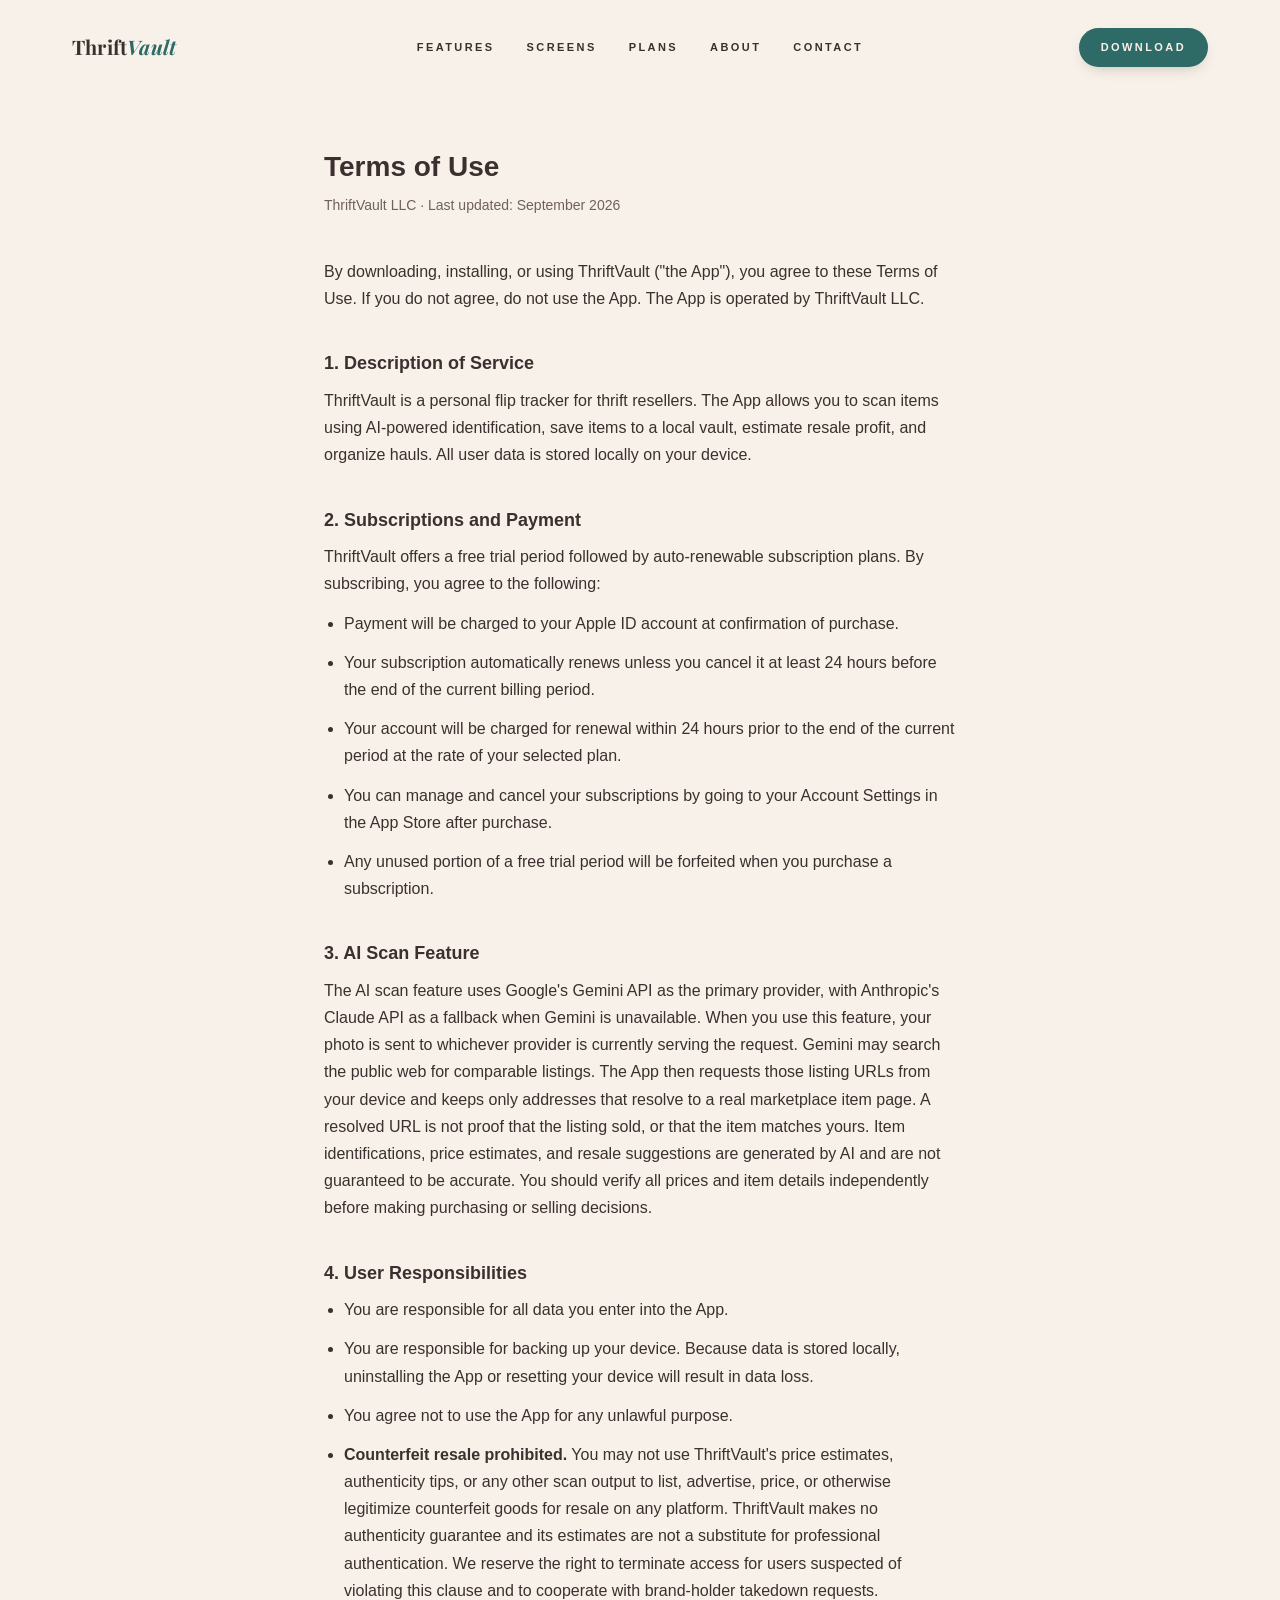
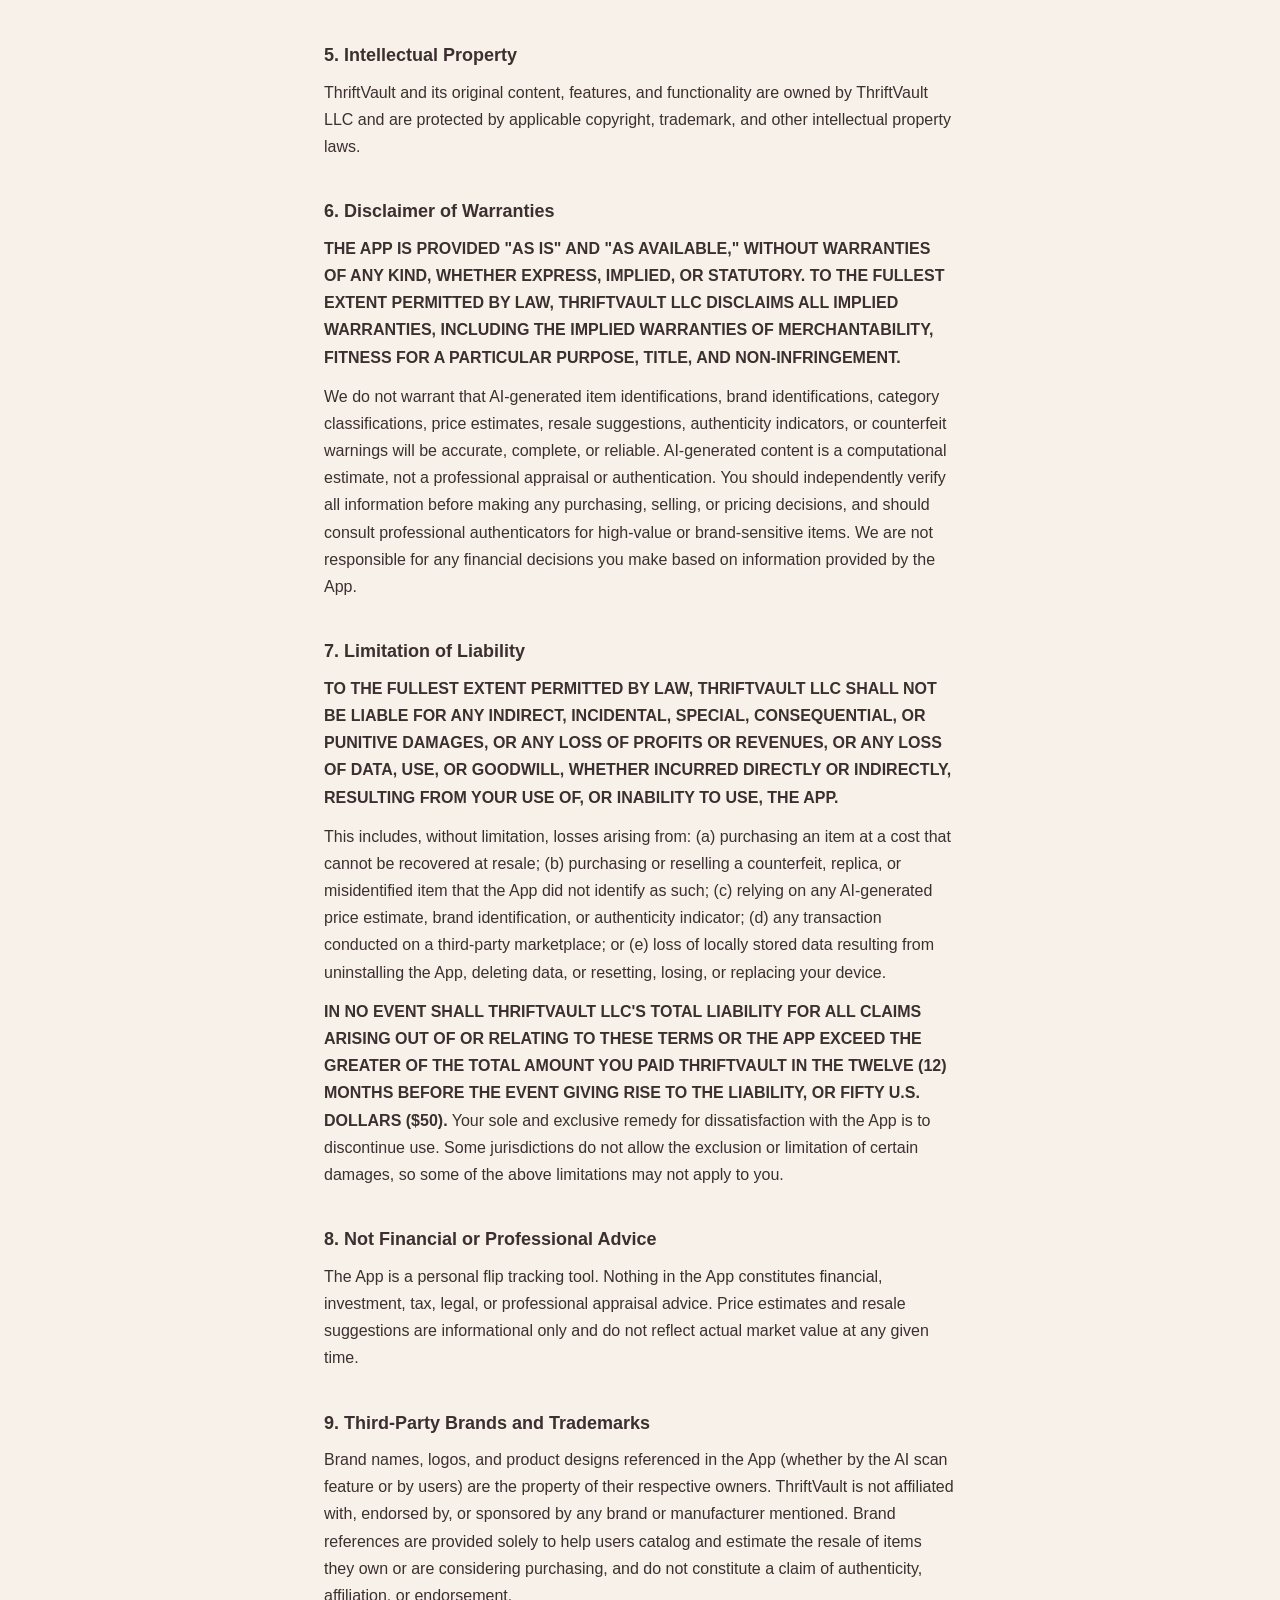
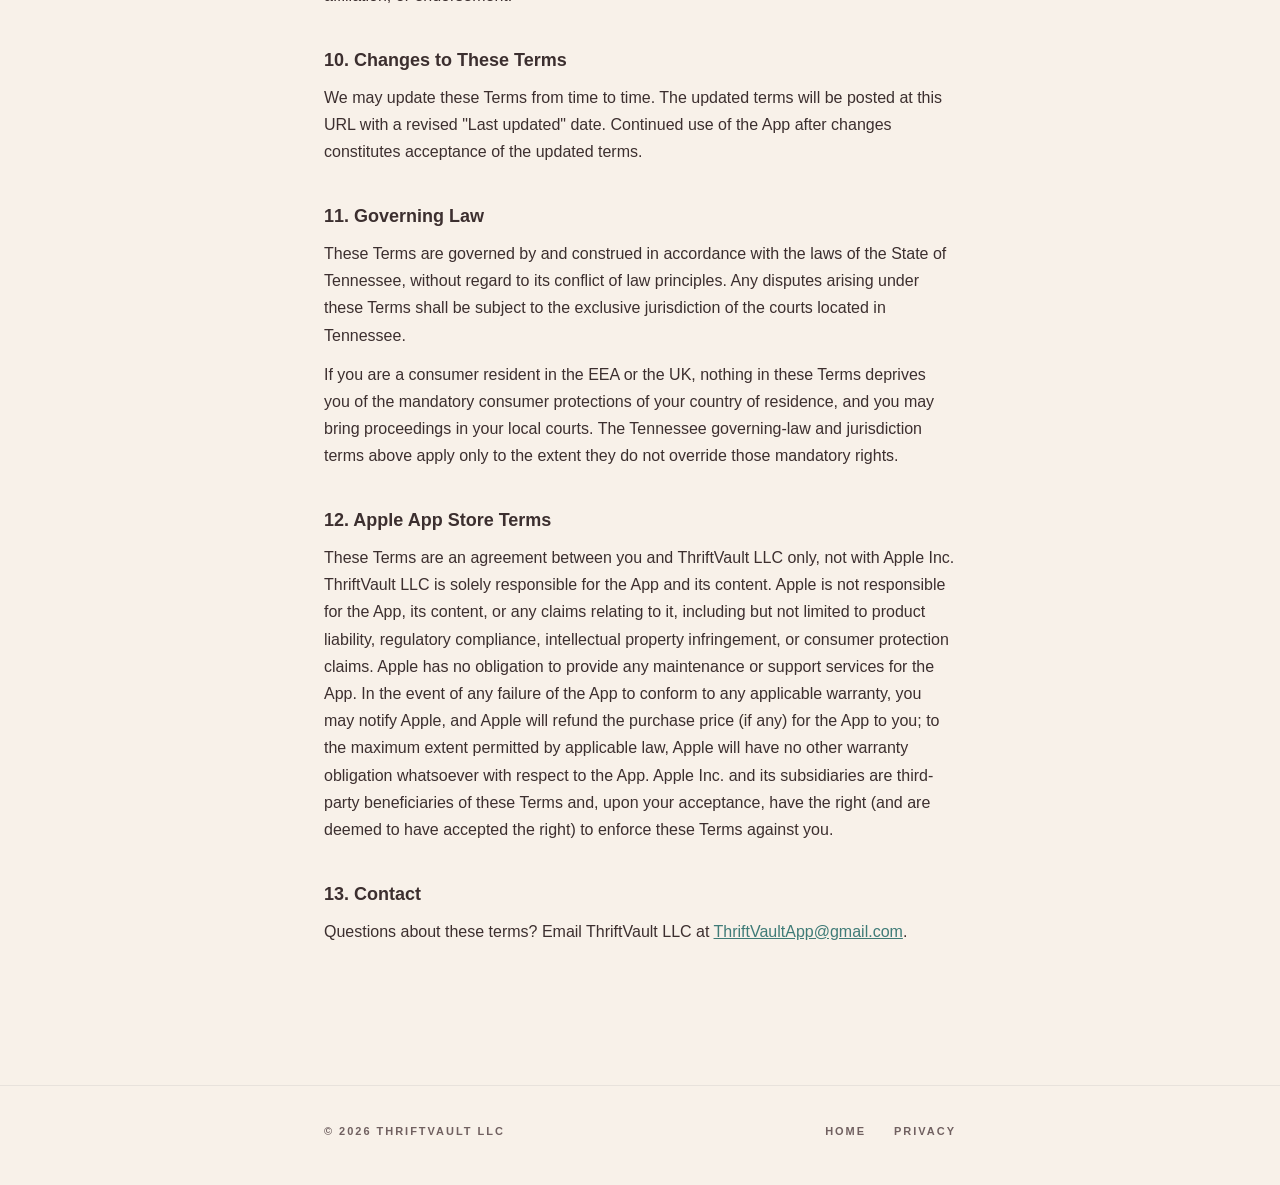
<file: terms/index.html>
<!DOCTYPE html>
<html lang="en">
<head>
  <meta charset="UTF-8" />
  <meta name="viewport" content="width=device-width, initial-scale=1.0" />
  <title>ThriftVault, Terms of Use</title>
  <link rel="stylesheet" href="/assets/fonts/fonts.css" />
  <style>
    *, *::before, *::after { box-sizing: border-box; }
    body {
      font-family: -apple-system, BlinkMacSystemFont, "Segoe UI", Helvetica, Arial, sans-serif;
      font-size: 16px;
      line-height: 1.7;
      color: #3C2F2F;
      background: #F8F1E9;
      margin: 0;
      padding: 0;
    }
    .wrap {
      max-width: 680px;
      margin: 0 auto;
      padding: 48px 24px 80px;
    }
    h1 {
      font-size: 28px;
      font-weight: 700;
      margin: 0 0 4px;
    }
    .meta {
      font-size: 14px;
      color: #706060;
      margin-bottom: 40px;
    }
    h2 {
      font-size: 18px;
      font-weight: 600;
      margin: 36px 0 8px;
    }
    p, li { color: #3C2F2F; margin: 0 0 12px; }
    ul { padding-left: 20px; margin: 0 0 12px; }
    a { color: #3F7B77; }
    hr { border: none; border-top: 1px solid #E8E2DC; margin: 40px 0; }
    footer {
      border-top: 1px solid #E8E2DC;
      padding: 32px 0 40px;
      margin-top: 48px;
    }
    .footer-inner {
      max-width: 680px;
      margin: 0 auto;
      padding: 0 24px;
      display: flex;
      align-items: center;
      justify-content: space-between;
      gap: 16px;
      flex-wrap: wrap;
    }
    .footer-imprint {
      font-size: 11px;
      letter-spacing: 0.18em;
      text-transform: uppercase;
      color: #706060;
      font-weight: 600;
    }
    .footer-links {
      display: flex;
      gap: 28px;
    }
    .footer-links a {
      position: relative;
      font-size: 11px;
      letter-spacing: 0.18em;
      text-transform: uppercase;
      color: #706060;
      font-weight: 600;
      text-decoration: none;
      padding: 4px 0;
      transition: color 160ms ease;
    }
    .footer-links a::after {
      content: '';
      position: absolute;
      left: 0;
      right: 0;
      bottom: -2px;
      height: 1px;
      background: #B5934F;
      transform: scaleX(0);
      transform-origin: center;
      transition: transform 220ms cubic-bezier(0.2, 0.8, 0.3, 1.0);
    }
    .footer-links a:hover { color: #3C2F2F; }
    .footer-links a:hover::after { transform: scaleX(1); }
    .topbar {
      display: grid;
      grid-template-columns: 1fr auto 1fr;
      align-items: center;
      gap: 24px;
      padding: 28px 32px;
      max-width: 1200px;
      margin: 0 auto;
    }
    .wordmark-link {
      justify-self: start;
      text-decoration: none;
    }
    .wordmark {
      font-family: 'Playfair Display', Georgia, serif;
      font-weight: 700;
      font-size: 20px;
      letter-spacing: 0.01em;
      color: #3C2F2F;
    }
    .wordmark em {
      font-style: italic;
      color: #2E6A66;
    }
    .topnav {
      display: flex;
      gap: 32px;
      justify-self: center;
    }
    .topnav a {
      position: relative;
      font-size: 11px;
      letter-spacing: 0.22em;
      text-transform: uppercase;
      color: #3C2F2F;
      text-decoration: none;
      font-weight: 600;
      padding: 4px 0;
      transition: color 160ms ease;
    }
    .topnav a::after {
      content: '';
      position: absolute;
      left: 0;
      right: 0;
      bottom: -2px;
      height: 1px;
      background: #B5934F;
      transform: scaleX(0);
      transform-origin: center;
      transition: transform 220ms cubic-bezier(0.2, 0.8, 0.3, 1.0);
    }
    .topnav a:hover { color: #3C2F2F; }
    .topnav a:hover::after { transform: scaleX(1); }
    .topbar-cta {
      justify-self: end;
      display: inline-block;
      padding: 10px 22px;
      background: #2E6A66;
      color: #F8F1E9;
      font-size: 11px;
      letter-spacing: 0.22em;
      text-transform: uppercase;
      font-weight: 600;
      border-radius: 999px;
      text-decoration: none;
      transition: background 160ms ease, transform 160ms ease, box-shadow 160ms ease;
      box-shadow: 0 6px 16px -8px rgba(60, 47, 47, 0.35);
    }
    .topbar-cta:hover { color: #F8F1E9; }
    .topbar-cta:active { transform: translateY(1px); }
    .topbar-cta:focus-visible {
      outline: 2px solid #B5934F;
      outline-offset: 4px;
    }
    @media (max-width: 920px) {
      .topbar { padding: 20px 24px; gap: 16px; }
      .topnav { gap: 24px; }
    }

    @media (max-width: 640px) {
      .topbar {
        grid-template-columns: 1fr;
        justify-items: center;
        gap: 14px;
      }
      .wordmark-link { justify-self: center; }
      .topnav { gap: 22px; }
      .topnav a { font-size: 10px; letter-spacing: 0.18em; }
      .topbar-cta { justify-self: center; padding: 9px 20px; font-size: 10px; letter-spacing: 0.18em; }
    }

    @media (max-width: 480px) {
      .topbar { padding: 16px 20px; }
      .topnav { gap: 18px; }
    }
  </style>
</head>
<body>
  <header class="topbar">
    <a href="/" class="wordmark-link">
      <div class="wordmark">Thrift<em>Vault</em></div>
    </a>
    <nav class="topnav" aria-label="Primary">
      <a href="/#features">Features</a>
      <a href="/#screens">Screens</a>
      <a href="/#plans">Plans</a>
      <a href="/#about">About</a>
      <a href="/#contact">Contact</a>
    </nav>
    <a class="topbar-cta" href="https://apps.apple.com/app/id6772308542" aria-label="Download ThriftVault on the App Store">Download</a>
  </header>
  <div class="wrap">
    <h1>Terms of Use</h1>
    <p class="meta">ThriftVault LLC &middot; Last updated: September 2026</p>

    <p>
      By downloading, installing, or using ThriftVault ("the App"), you agree to these Terms of
      Use. If you do not agree, do not use the App. The App is operated by ThriftVault LLC.
    </p>

    <h2>1. Description of Service</h2>
    <p>
      ThriftVault is a personal flip tracker for thrift resellers. The App allows you to scan
      items using AI-powered identification, save items to a local vault, estimate resale
      profit, and organize hauls. All user data is stored locally on your device.
    </p>

    <h2>2. Subscriptions and Payment</h2>
    <p>
      ThriftVault offers a free trial period followed by auto-renewable subscription plans.
      By subscribing, you agree to the following:
    </p>
    <ul>
      <li>Payment will be charged to your Apple ID account at confirmation of purchase.</li>
      <li>Your subscription automatically renews unless you cancel it at least 24 hours before
      the end of the current billing period.</li>
      <li>Your account will be charged for renewal within 24 hours prior to the end of the
      current period at the rate of your selected plan.</li>
      <li>You can manage and cancel your subscriptions by going to your Account Settings in the
      App Store after purchase.</li>
      <li>Any unused portion of a free trial period will be forfeited when you purchase a
      subscription.</li>
    </ul>

    <h2>3. AI Scan Feature</h2>
    <p>
      The AI scan feature uses Google's Gemini API as the primary provider, with Anthropic's
      Claude API as a fallback when Gemini is unavailable. When you use this feature, your
      photo is sent to whichever provider is currently serving the request. Gemini may search
      the public web for comparable listings. The App then requests those listing URLs from
      your device and keeps only addresses that resolve to a real marketplace item page. A
      resolved URL is not proof that the listing sold, or that the item matches yours. Item
      identifications, price estimates, and resale suggestions are generated by AI and are not
      guaranteed to be accurate. You should verify all prices and item details independently
      before making purchasing or selling decisions.
    </p>

    <h2>4. User Responsibilities</h2>
    <ul>
      <li>You are responsible for all data you enter into the App.</li>
      <li>You are responsible for backing up your device. Because data is stored locally,
      uninstalling the App or resetting your device will result in data loss.</li>
      <li>You agree not to use the App for any unlawful purpose.</li>
      <li><strong>Counterfeit resale prohibited.</strong> You may not use ThriftVault's price
      estimates, authenticity tips, or any other scan output to list, advertise, price, or
      otherwise legitimize counterfeit goods for resale on any platform. ThriftVault makes no
      authenticity guarantee and its estimates are not a substitute for professional
      authentication. We reserve the right to terminate access for users suspected of violating
      this clause and to cooperate with brand-holder takedown requests.</li>
    </ul>

    <h2>5. Intellectual Property</h2>
    <p>
      ThriftVault and its original content, features, and functionality are owned by ThriftVault LLC
      and are protected by applicable copyright, trademark, and other intellectual property laws.
    </p>

    <h2>6. Disclaimer of Warranties</h2>
    <p>
      <strong>THE APP IS PROVIDED "AS IS" AND "AS AVAILABLE," WITHOUT WARRANTIES OF ANY KIND,
      WHETHER EXPRESS, IMPLIED, OR STATUTORY. TO THE FULLEST EXTENT PERMITTED BY LAW, THRIFTVAULT
      LLC DISCLAIMS ALL IMPLIED WARRANTIES, INCLUDING THE IMPLIED WARRANTIES OF MERCHANTABILITY,
      FITNESS FOR A PARTICULAR PURPOSE, TITLE, AND NON-INFRINGEMENT.</strong>
    </p>
    <p>
      We do not warrant that AI-generated item identifications, brand identifications, category
      classifications, price estimates, resale suggestions, authenticity indicators, or
      counterfeit warnings will be accurate, complete, or reliable. AI-generated content is a
      computational estimate, not a professional appraisal or authentication. You should
      independently verify all information before making any purchasing, selling, or pricing
      decisions, and should consult professional authenticators for high-value or brand-sensitive
      items. We are not responsible for any financial decisions you make based on information
      provided by the App.
    </p>

    <h2>7. Limitation of Liability</h2>
    <p>
      <strong>TO THE FULLEST EXTENT PERMITTED BY LAW, THRIFTVAULT LLC SHALL NOT BE LIABLE FOR ANY
      INDIRECT, INCIDENTAL, SPECIAL, CONSEQUENTIAL, OR PUNITIVE DAMAGES, OR ANY LOSS OF PROFITS OR
      REVENUES, OR ANY LOSS OF DATA, USE, OR GOODWILL, WHETHER INCURRED DIRECTLY OR INDIRECTLY,
      RESULTING FROM YOUR USE OF, OR INABILITY TO USE, THE APP.</strong>
    </p>
    <p>
      This includes, without limitation, losses arising from: (a) purchasing an item at a cost
      that cannot be recovered at resale; (b) purchasing or reselling a counterfeit, replica, or
      misidentified item that the App did not identify as such; (c) relying on any AI-generated
      price estimate, brand identification, or authenticity indicator; (d) any transaction
      conducted on a third-party marketplace; or (e) loss of locally stored data resulting from
      uninstalling the App, deleting data, or resetting, losing, or replacing your device.
    </p>
    <p>
      <strong>IN NO EVENT SHALL THRIFTVAULT LLC'S TOTAL LIABILITY FOR ALL CLAIMS ARISING OUT OF OR
      RELATING TO THESE TERMS OR THE APP EXCEED THE GREATER OF THE TOTAL AMOUNT YOU PAID
      THRIFTVAULT IN THE TWELVE (12) MONTHS BEFORE THE EVENT GIVING RISE TO THE LIABILITY, OR
      FIFTY U.S. DOLLARS ($50).</strong> Your sole and exclusive remedy for dissatisfaction with
      the App is to discontinue use. Some jurisdictions do not allow the exclusion or limitation
      of certain damages, so some of the above limitations may not apply to you.
    </p>

    <h2>8. Not Financial or Professional Advice</h2>
    <p>
      The App is a personal flip tracking tool. Nothing in the App constitutes
      financial, investment, tax, legal, or professional appraisal advice. Price estimates and
      resale suggestions are informational only and do not reflect actual market value at any
      given time.
    </p>

    <h2>9. Third-Party Brands and Trademarks</h2>
    <p>
      Brand names, logos, and product designs referenced in the App (whether by the AI scan
      feature or by users) are the property of their respective owners. ThriftVault is not
      affiliated with, endorsed by, or sponsored by any brand or manufacturer mentioned. Brand
      references are provided solely to help users catalog and estimate the resale of items they
      own or are considering purchasing, and do not constitute a claim of authenticity,
      affiliation, or endorsement.
    </p>

    <h2>10. Changes to These Terms</h2>
    <p>
      We may update these Terms from time to time. The updated terms will be posted at this URL
      with a revised "Last updated" date. Continued use of the App after changes constitutes
      acceptance of the updated terms.
    </p>

    <h2>11. Governing Law</h2>
    <p>
      These Terms are governed by and construed in accordance with the laws of the State of
      Tennessee, without regard to its conflict of law principles. Any disputes arising under
      these Terms shall be subject to the exclusive jurisdiction of the courts located in
      Tennessee.
    </p>
    <p>
      If you are a consumer resident in the EEA or the UK, nothing in these Terms deprives you
      of the mandatory consumer protections of your country of residence, and you may bring
      proceedings in your local courts. The Tennessee governing-law and jurisdiction terms
      above apply only to the extent they do not override those mandatory rights.
    </p>

    <h2>12. Apple App Store Terms</h2>
    <p>
      These Terms are an agreement between you and ThriftVault LLC only, not with Apple Inc.
      ThriftVault LLC is solely responsible for the App and its content. Apple is not
      responsible for the App, its content, or any claims relating to it, including but not
      limited to product liability, regulatory compliance, intellectual property infringement,
      or consumer protection claims. Apple has no obligation to provide any maintenance or
      support services for the App. In the event of any failure of the App to conform to any
      applicable warranty, you may notify Apple, and Apple will refund the purchase price (if
      any) for the App to you; to the maximum extent permitted by applicable law, Apple will
      have no other warranty obligation whatsoever with respect to the App. Apple Inc. and its
      subsidiaries are third-party beneficiaries of these Terms and, upon your acceptance, have
      the right (and are deemed to have accepted the right) to enforce these Terms against you.
    </p>

    <h2>13. Contact</h2>
    <p>
      Questions about these terms? Email ThriftVault LLC at
      <a href="mailto:ThriftVaultApp@gmail.com">ThriftVaultApp@gmail.com</a>.
    </p>

  </div>
  <footer>
    <div class="footer-inner">
      <div class="footer-imprint">© 2026 ThriftVault LLC</div>
      <div class="footer-links">
        <a href="/">Home</a>
        <a href="/privacy-policy/">Privacy</a>
      </div>
    </div>
  </footer>
</body>
</html>
</file>
<file: assets/fonts/fonts.css>
/* Self-hosted webfonts, latin subset, woff2.
   Served from thriftvaultapp.com so no request ever reaches Google's CDN
   (avoids the Google Fonts IP-transfer GDPR issue). */

@font-face {
  font-family: 'DM Sans';
  font-style: normal;
  font-weight: 400;
  font-display: swap;
  src: url('DMSans-Regular.woff2') format('woff2');
}
@font-face {
  font-family: 'DM Sans';
  font-style: normal;
  font-weight: 500;
  font-display: swap;
  src: url('DMSans-Medium.woff2') format('woff2');
}
@font-face {
  font-family: 'DM Sans';
  font-style: normal;
  font-weight: 600;
  font-display: swap;
  src: url('DMSans-SemiBold.woff2') format('woff2');
}

@font-face {
  font-family: 'Playfair Display';
  font-style: normal;
  font-weight: 400;
  font-display: swap;
  src: url('PlayfairDisplay-Regular.woff2') format('woff2');
}
@font-face {
  font-family: 'Playfair Display';
  font-style: italic;
  font-weight: 400;
  font-display: swap;
  src: url('PlayfairDisplay-Italic.woff2') format('woff2');
}
@font-face {
  font-family: 'Playfair Display';
  font-style: normal;
  font-weight: 700;
  font-display: swap;
  src: url('PlayfairDisplay-Bold.woff2') format('woff2');
}
@font-face {
  font-family: 'Playfair Display';
  font-style: italic;
  font-weight: 700;
  font-display: swap;
  src: url('PlayfairDisplay-BoldItalic.woff2') format('woff2');
}
</file>
